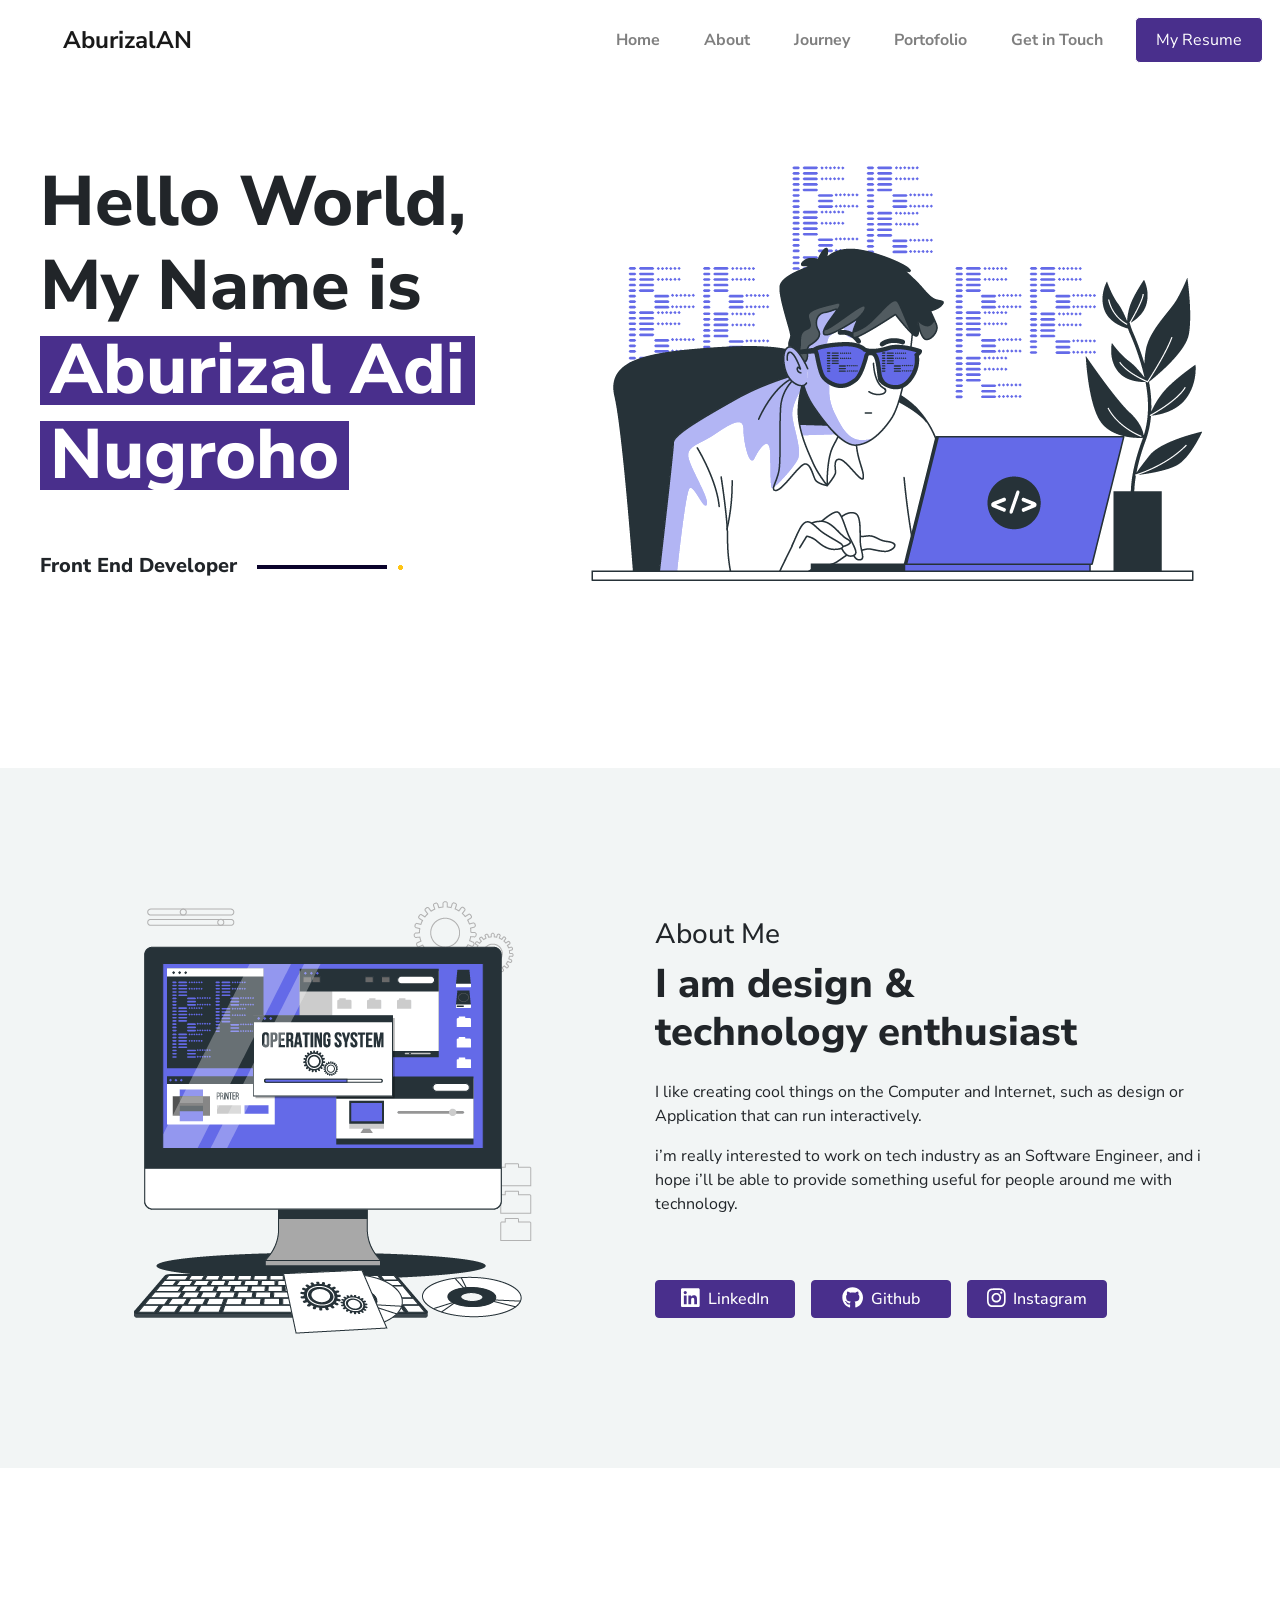
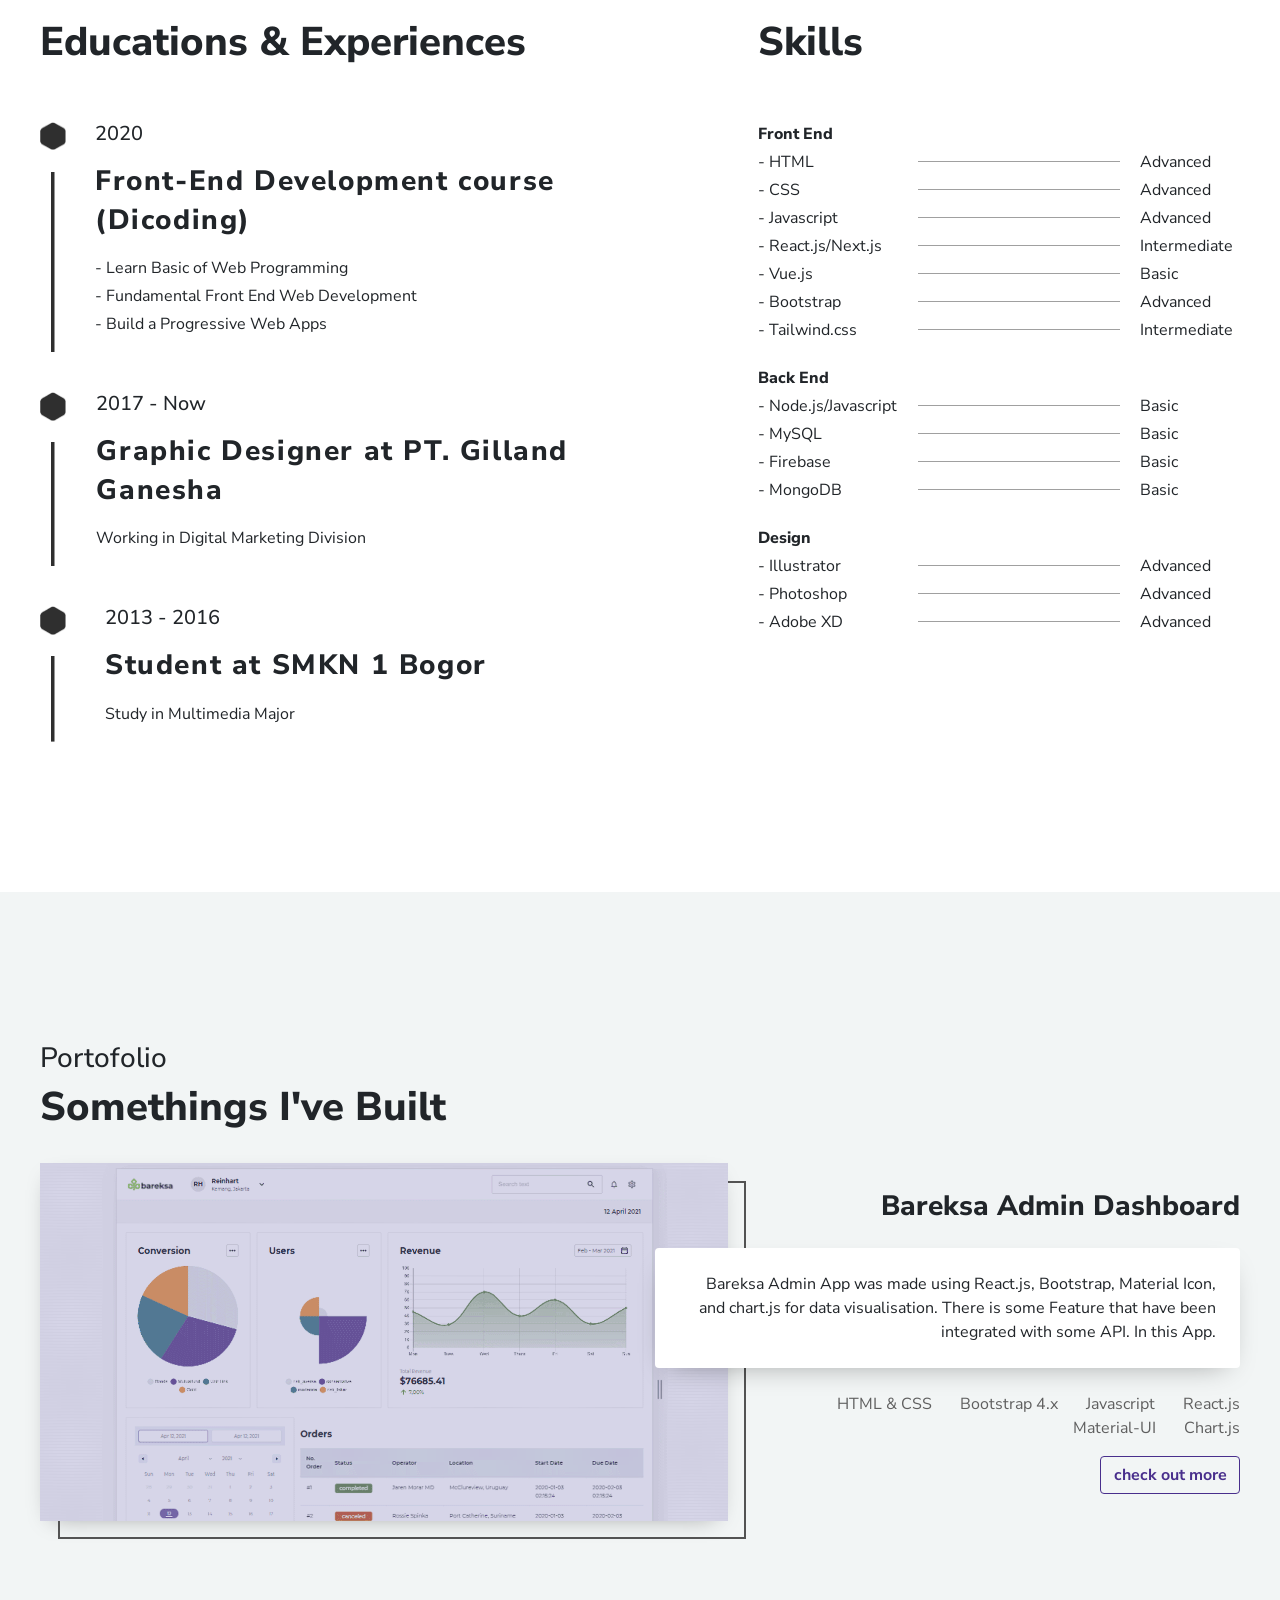
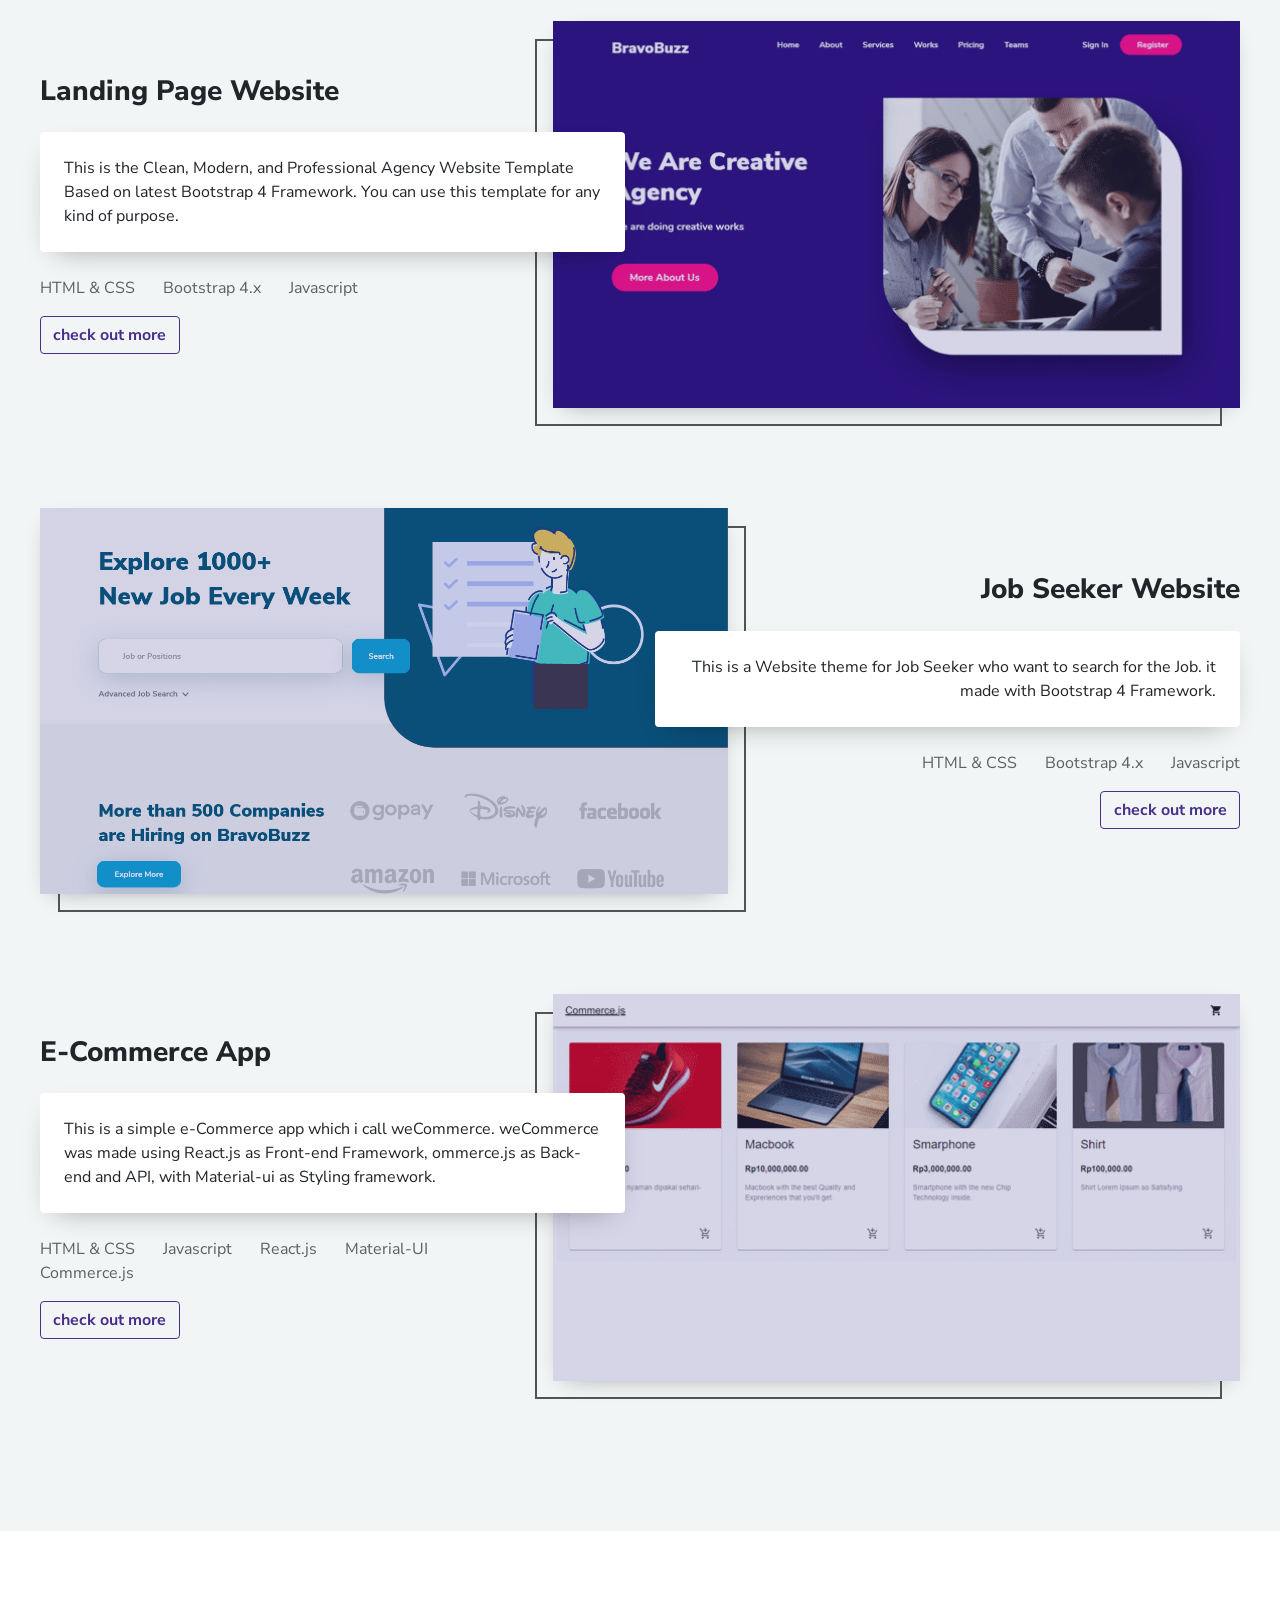
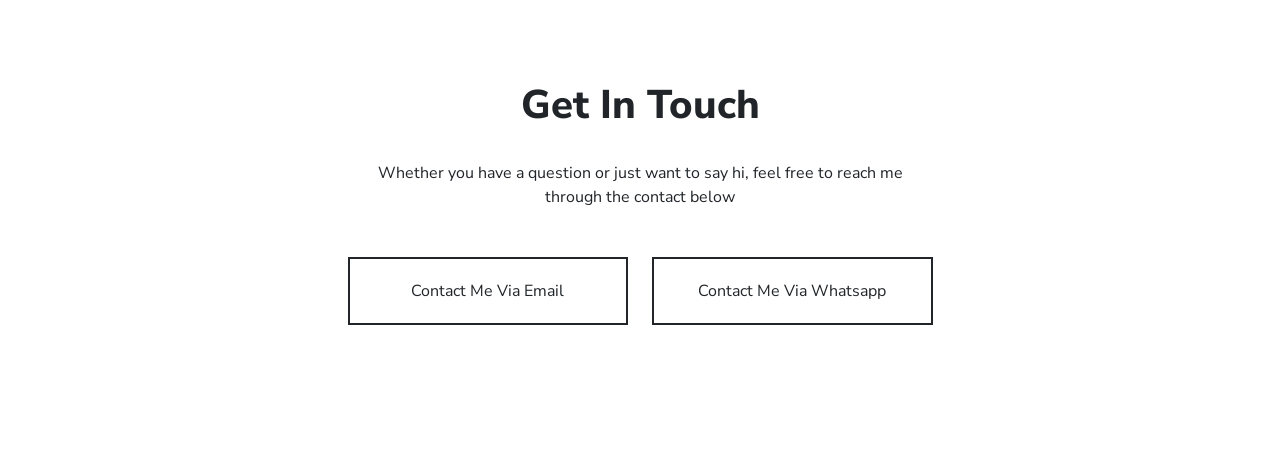
<file: index.html>
<!doctype html><html lang="en"><head><meta charset="utf-8"/><meta name="viewport" content="width=device-width,initial-scale=1"/><meta name="theme-color" content="#000000"/><meta name="description" content="Web site created using create-react-app"/><link rel="manifest" href="/manifest.json"/><title>Aburizal Adi Nugroho - Front End Developer</title><link href="/static/css/2.ef9168ec.chunk.css" rel="stylesheet"><link href="/static/css/main.1c8db7a5.chunk.css" rel="stylesheet"></head><body><noscript>You need to enable JavaScript to run this app.</noscript><div id="root"></div><script>!function(e){function r(r){for(var n,p,l=r[0],f=r[1],i=r[2],c=0,s=[];c<l.length;c++)p=l[c],Object.prototype.hasOwnProperty.call(o,p)&&o[p]&&s.push(o[p][0]),o[p]=0;for(n in f)Object.prototype.hasOwnProperty.call(f,n)&&(e[n]=f[n]);for(a&&a(r);s.length;)s.shift()();return u.push.apply(u,i||[]),t()}function t(){for(var e,r=0;r<u.length;r++){for(var t=u[r],n=!0,l=1;l<t.length;l++){var f=t[l];0!==o[f]&&(n=!1)}n&&(u.splice(r--,1),e=p(p.s=t[0]))}return e}var n={},o={1:0},u=[];function p(r){if(n[r])return n[r].exports;var t=n[r]={i:r,l:!1,exports:{}};return e[r].call(t.exports,t,t.exports,p),t.l=!0,t.exports}p.m=e,p.c=n,p.d=function(e,r,t){p.o(e,r)||Object.defineProperty(e,r,{enumerable:!0,get:t})},p.r=function(e){"undefined"!=typeof Symbol&&Symbol.toStringTag&&Object.defineProperty(e,Symbol.toStringTag,{value:"Module"}),Object.defineProperty(e,"__esModule",{value:!0})},p.t=function(e,r){if(1&r&&(e=p(e)),8&r)return e;if(4&r&&"object"==typeof e&&e&&e.__esModule)return e;var t=Object.create(null);if(p.r(t),Object.defineProperty(t,"default",{enumerable:!0,value:e}),2&r&&"string"!=typeof e)for(var n in e)p.d(t,n,function(r){return e[r]}.bind(null,n));return t},p.n=function(e){var r=e&&e.__esModule?function(){return e.default}:function(){return e};return p.d(r,"a",r),r},p.o=function(e,r){return Object.prototype.hasOwnProperty.call(e,r)},p.p="/";var l=this["webpackJsonpporto-project"]=this["webpackJsonpporto-project"]||[],f=l.push.bind(l);l.push=r,l=l.slice();for(var i=0;i<l.length;i++)r(l[i]);var a=f;t()}([])</script><script src="/static/js/2.0b9acfa7.chunk.js"></script><script src="/static/js/main.f3d33a5b.chunk.js"></script></body></html>
</file>
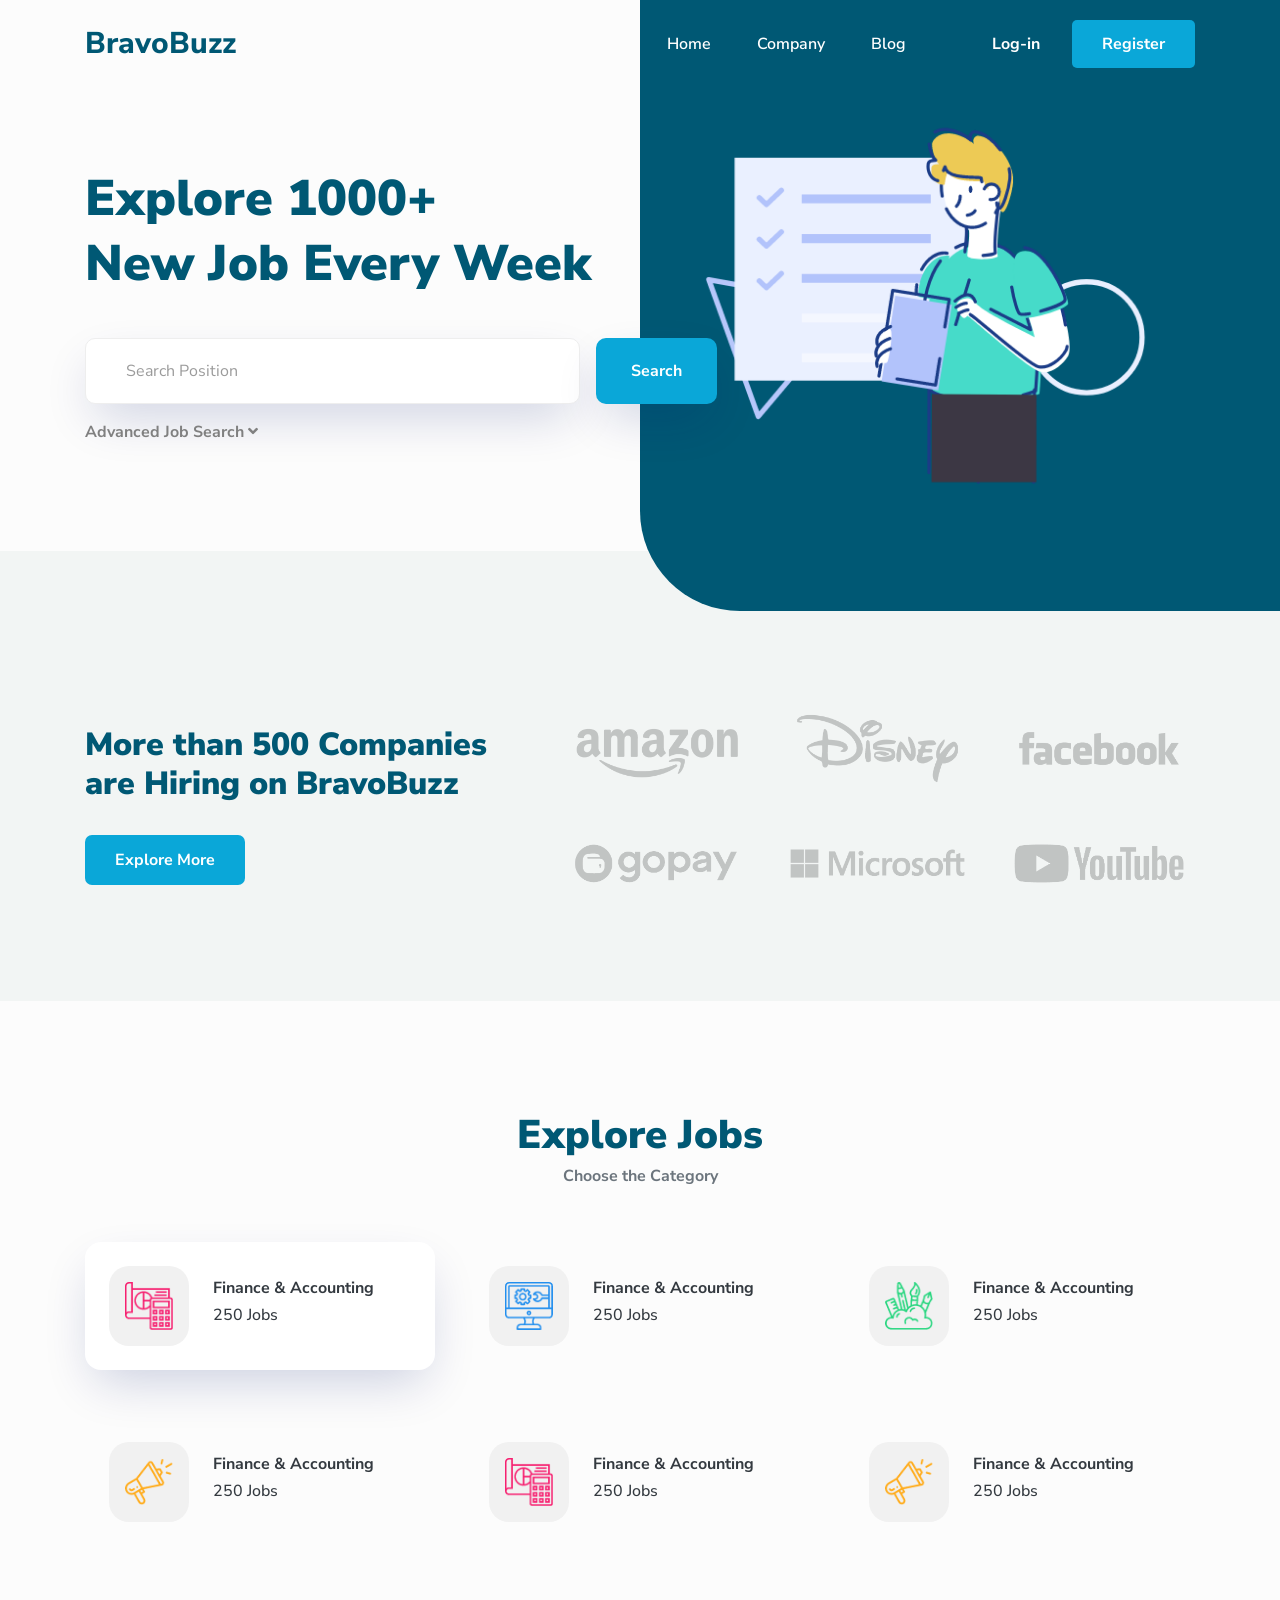
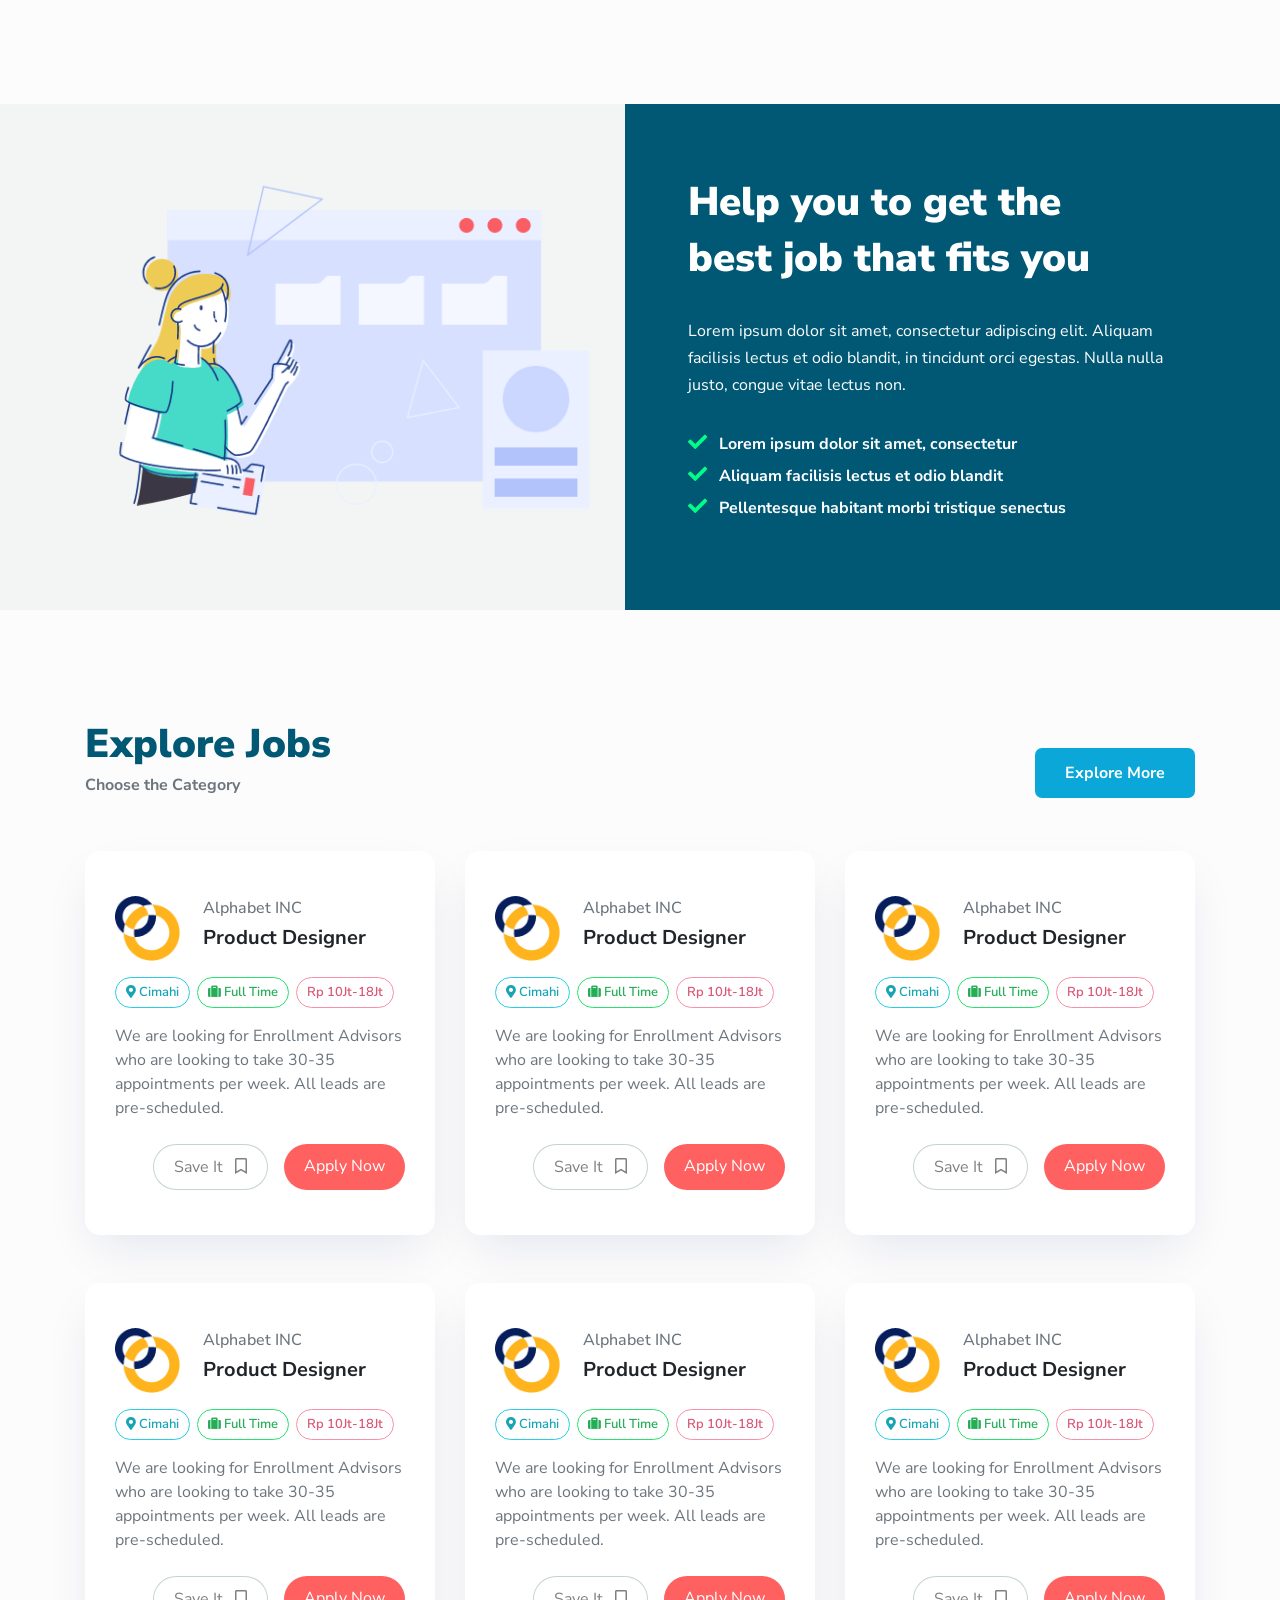
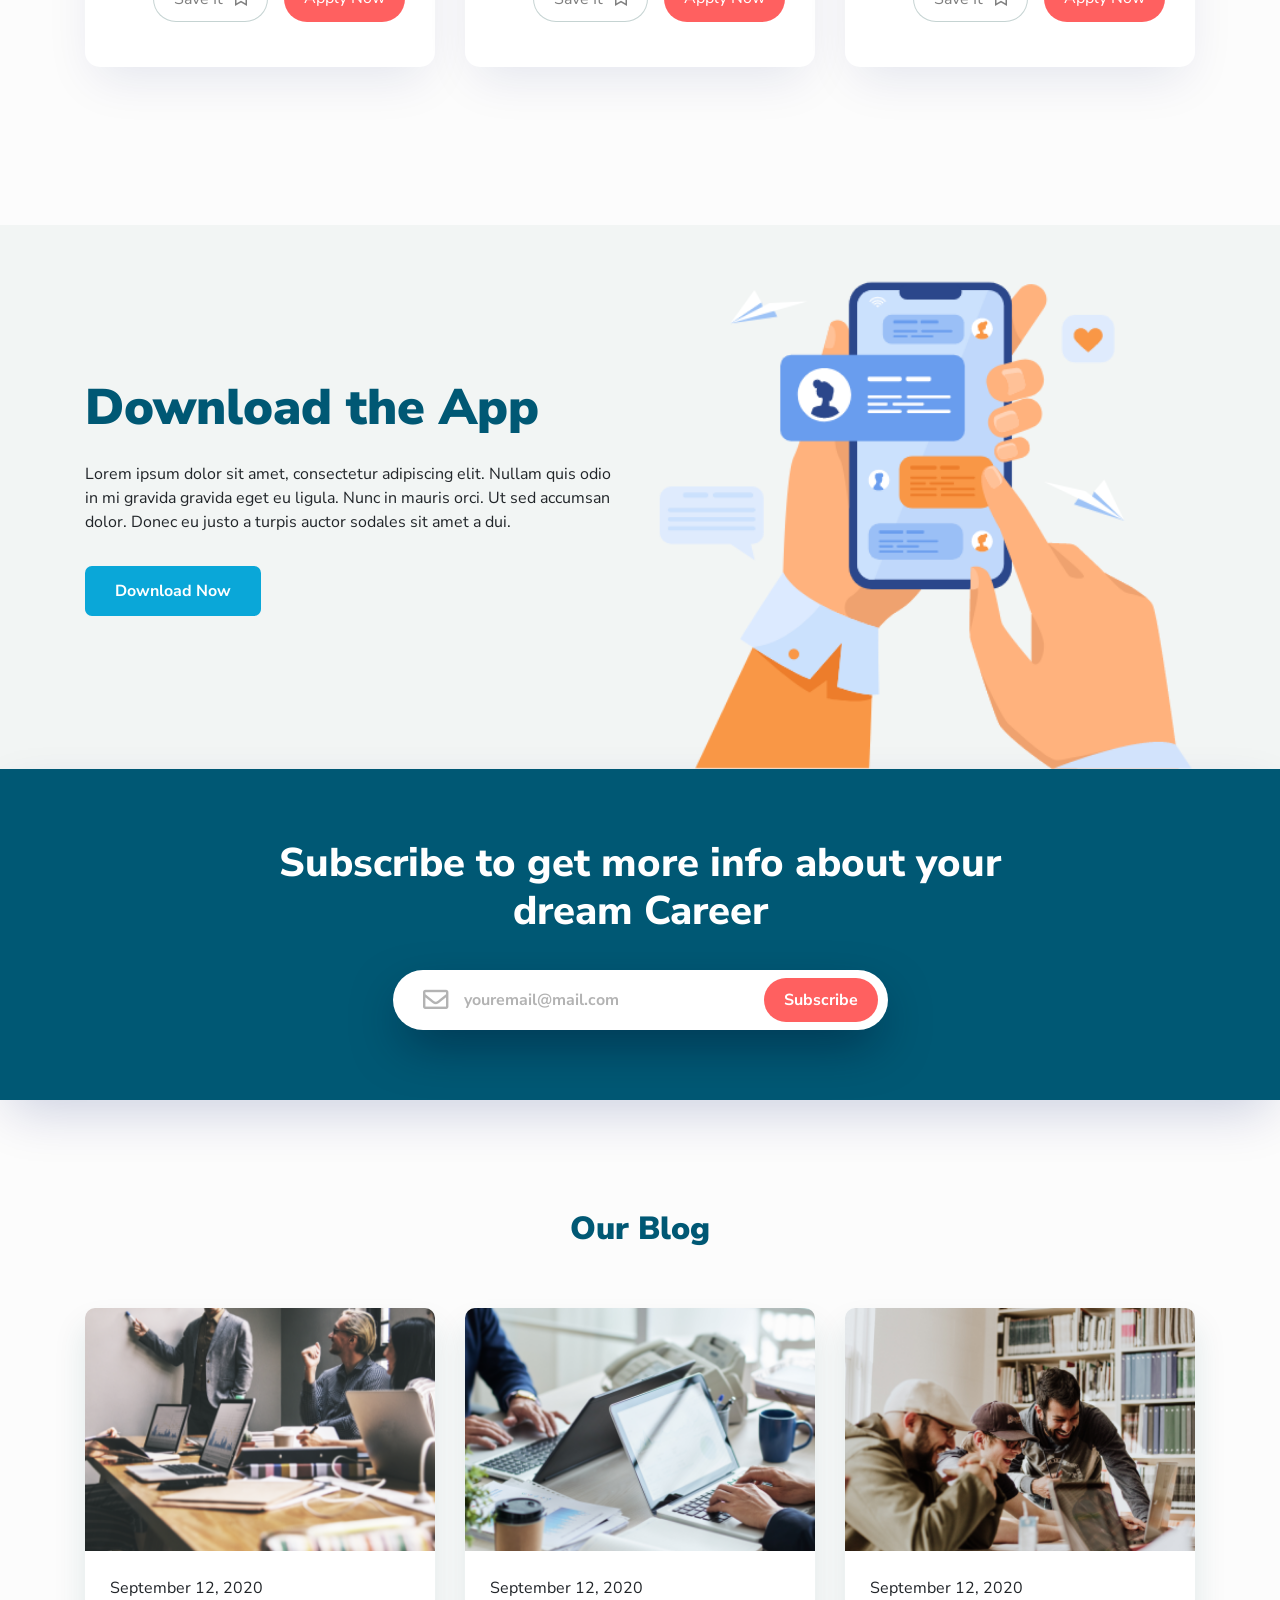
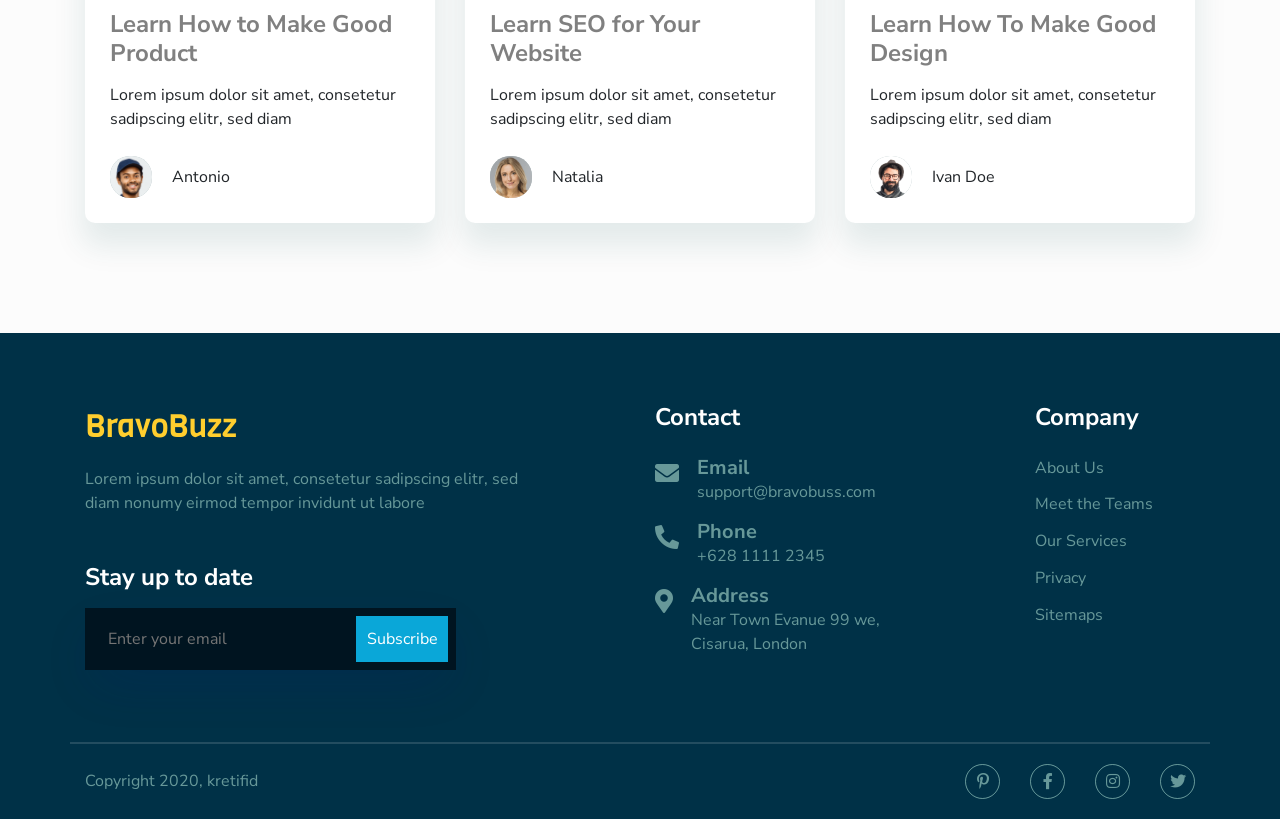
<file: demo2/index.html>
<html>
<head>
    <!-- Required meta tags -->
    <meta charset="utf-8">
    <meta name="viewport" content="width=device-width, initial-scale=1, shrink-to-fit=no">

    <!-- Bootstrap CSS -->
    <link rel="stylesheet" href="./css/bootstrap.min.css">
    <!--Owl Carousel-->
    <link rel="stylesheet" href="./css/owl.carousel.min.css">
    <link rel="stylesheet" href="./css/owl.theme.default.min.css">
    <!--Font Awesome-->
    <link rel="stylesheet" href="./css/all.min.css">

    <!--Custom CSS-->
    <link rel="stylesheet" href="./css/main.css">

    <title>BravoBuss</title>
</head>
<body>
    
    <nav id="navbar" class="navbar navbar-expand-xl navbar-dark fixed-top">
        <div class="container">
            <a class="navbar-brand" href="#">BravoBuzz</a>
            <button class="navbar-toggler" type="button" data-toggle="collapse" aria-controls="navbarSupportedContent" aria-expanded="false" aria-label="Toggle navigation">
                <span class="navbar-toggler-icon"></span>
            </button>

            <div class="collapse navbar-collapse" id="navbarSupportedContent">
                <ul class="navbar-nav ml-auto mr-0 mr-xl-5">
                    <li class="nav-item"><a class="nav-link" href="#top">Home</a></li>
                    <li class="nav-item"><a class="nav-link" href="#company">Company</a></li>
                    <li class="nav-item"><a class="nav-link" href="#blog">Blog</a></li>
                </ul>
                <a href="#" class="login">Log-in</a>
                <a href="#" class="register">Register</a>
            </div>

            <div class="sideNav">
                <ul class="navbar-nav">
                    <li class="nav-item"><a class="nav-link" href="#top">Home</a></li>
                    <li class="nav-item"><a class="nav-link" href="#about">About</a></li>
                    <li class="nav-item"><a class="nav-link" href="#services">Services</a></li>
                    <li class="nav-item"><a class="nav-link" href="#works">Works</a></li>
                    <li class="nav-item"><a class="nav-link" href="#pricing">Pricing</a></li>
                    <li class="nav-item"><a class="nav-link" href="#blogs">Blogs</a></li>
                </ul>
                <a href="#" class="btn-green joinUs">Join Us</a>
            </div>
        </div>
    </nav>

    <!--==================Header===============================-->
    <!--========================================================-->
    <header id="top" class="header-content d-flex align-items-center position-relative">
        <div class="container">
            <div class="row align-items-center">
                <div class="col-lg-6 header-pic d-lg-none d-flex justify-content-center">
                    <img class="w-75" src="./img/illustrations/header-illustration.png">
                </div>
                <div class="col-lg-6">
                    <h1 class="title-header text-center text-lg-left">
                        Explore 1000+<br>
                        New Job Every Week
                    </h1>
                    <div class="search d-flex pb-3">
                        <input type="text" placeholder="Search Position">
                        <button class="ml-3">Search</button>
                    </div>
                    <a href="#" class="text-grey font-weight-bold m-auto m-lg-0">Advanced Job Search <i class="fas fa-angle-down"></i></a>
                </div>
                <div class="col-lg-6 header-pic d-lg-block d-none">
                    <img src="./img/illustrations/header-illustration.png">
                </div>   
            </div>          
        </div>     
    </header>

    <!--==================Company===============================-->
    <!--========================================================-->
    <section class="grey-section company">
        <div class="container">
            <div class="row align-items-center">
                <div class="col-lg-5">
                    <div class="h2 font-weight-bold maincolor">
                        <strong>
                            More than 500 Companies<br>
                            are Hiring on BravoBuzz
                        </strong>
                    </div>
                    <a href="#" class="mainbtn mt-4">Explore More</a>
                </div>
                <div class="col-lg-7">
                    <div class="row align-items-center">
                        <div class="col-6 col-md-4">
                            <img src="./img/brands/Brand-01.png" width="100%">
                        </div>
                        <div class="col-6 col-md-4">
                            <img src="./img/brands/Brand-02.png" width="100%">
                        </div>
                        <div class="col-6 col-md-4">
                            <img src="./img/brands/Brand-03.png" width="100%">
                        </div>
                        <div class="col-6 col-md-4">
                            <img src="./img/brands/Brand-04.png" width="100%">
                        </div>
                        <div class="col-6 col-md-4">
                            <img src="./img/brands/Brand-05.png" width="100%">
                        </div>
                        <div class="col-6 col-md-4">
                            <img src="./img/brands/Brand-06.png" width="100%">
                        </div>  
                    </div> 
                </div>
            </div>
        </div>
    </section>

    <!--==================Category==============================-->
    <!--========================================================-->
    <section class="light-section category">

        <div class="container">
            <div class="row">
                <div class="col-lg-12 text-center mb-5">
                    <h1 class="title">Explore Jobs</h1>
                    <h6 class="text-muted"><b>Choose the Category</b></h6>
                </div>
                <div class="col-lg-4 col-md-6 col-sm-6">
                    <div class="item-wrapper d-flex align-items-center active">
                        <div class="icon"><img src="./img/icon/category-1.png" alt="category"></div>
                        <div class="text">
                            <h6 class="text-dark"><b>Finance & Accounting</b></h6>
                            <h6 class="text-dark">250 Jobs</h6>
                        </div>
                    </div>
                </div>
                <div class="col-lg-4 col-md-6 col-sm-6">
                    <div class="item-wrapper d-flex align-items-center">
                        <div class="icon"><img src="./img/icon/category-2.png" alt="category"></div>
                        <div class="text">
                            <h6 class="text-dark"><b>Finance & Accounting</b></h6>
                            <h6 class="text-dark">250 Jobs</h6>
                        </div>
                    </div>
                </div>
                <div class="col-lg-4 col-md-6 col-sm-6">
                    <div class="item-wrapper d-flex align-items-center">
                        <div class="icon"><img src="./img/icon/category-3.png" alt="category"></div>
                        <div class="text">
                            <h6 class="text-dark"><b>Finance & Accounting</b></h6>
                            <h6 class="text-dark">250 Jobs</h6>
                        </div>
                    </div>
                </div>
                <div class="col-lg-4 col-md-6 col-sm-6">
                    <div class="item-wrapper d-flex align-items-center">
                        <div class="icon"><img src="./img/icon/category-4.png" alt="category"></div>
                        <div class="text">
                            <h6 class="text-dark"><b>Finance & Accounting</b></h6>
                            <h6 class="text-dark">250 Jobs</h6>
                        </div>
                    </div>
                </div>
                <div class="col-lg-4 col-md-6 col-sm-6">
                    <div class="item-wrapper d-flex align-items-center">
                        <div class="icon"><img src="./img/icon/category-1.png" alt="category"></div>
                        <div class="text">
                            <h6 class="text-dark"><b>Finance & Accounting</b></h6>
                            <h6 class="text-dark">250 Jobs</h6>
                        </div>
                    </div>
                </div>
                <div class="col-lg-4 col-md-6 col-sm-6">
                    <div class="item-wrapper d-flex align-items-center">
                        <div class="icon"><img src="./img/icon/category-4.png" alt="category"></div>
                        <div class="text">
                            <h6 class="text-dark"><b>Finance & Accounting</b></h6>
                            <h6 class="text-dark">250 Jobs</h6>
                        </div>
                    </div>
                </div>
            </div>
            
        </div>
    </section>

    <!--==================About=================================-->
    <!--========================================================-->
    <section class="grey-section about">
        <div class="container">
            <div class="row">
                <div class="col-lg-6 left-content mb-4 mb-lg-0">
                    <img src="./img/illustrations/about-illustration.png" alt="About">
                </div>
                <div class="col-lg-6 right-content text-white pl-5">
                    <h1 class="text-white font-weight-bold">
                        <b>Help you to get the<br>
                        best job that fits you</b>
                    </h1>
                    <p class="text-white">
                        Lorem ipsum dolor sit amet, consectetur adipiscing elit. 
                        Aliquam facilisis lectus et odio blandit, in tincidunt orci egestas. 
                        Nulla nulla justo, congue vitae lectus non.
                    </p>
                    <ul class="font-weight-bold pl-0 m-0">
                        <li><span><i class="fas fa-check"></i></span>Lorem ipsum dolor sit amet, consectetur</li>
                        <li><span><i class="fas fa-check"></i></span>Aliquam facilisis lectus et odio blandit</li>
                        <li><span><i class="fas fa-check"></i></span>Pellentesque habitant morbi tristique senectus</li>
                    </ul>
                </div>
            </div>
        </div>
    </section>

    <!--==================explore===============================-->
    <!--========================================================-->
    <section class="light-section explore">
        <div class="container">
            <div class="row align-items-center">
                <div class="col-sm-6">
                    <h1 class="title">Explore Jobs</h1>
                    <h6 class="text-muted"><b>Choose the Category</b></h6>
                </div>
                <div class="col-sm-6 d-flex justify-content-sm-end">
                    <a href="#" class="mainbtn mt-4">Explore More</a>
                </div>
            </div>
            <div class="row mt-5">
                <div class="col-lg-4">
                    <div class="item-wrapper">
                        <div class="d-flex align-items-center flex-wrap">
                            <div class="col-3 pr-2 pl-0">
                                <img src="./img/icon/company-1.png" class="w-100">
                            </div>
                            <div class="col-9">
                                <h6 class="text-muted">Alphabet INC</h6>
                                <h5><b class="font-weight-bold">Product Designer</b></h5>
                            </div>
                        </div>
                        <div class="d-flex align-items-center flex-wrap mt-3">
                            <div class="location">
                                <i class="fas fa-map-marker-alt"></i> Cimahi
                            </div>
                            <div class="type">
                                <i class="fas fa-suitcase"></i> Full Time
                            </div>
                            <div class="salary">
                                Rp 10Jt-18Jt
                            </div>
                        </div>
                        <p class="mt-3 mb-4 text-muted">
                            We are looking for Enrollment Advisors who are looking 
                            to take 30-35 appointments per week. All leads are pre-scheduled.
                        </p>
                        <div class="d-flex flex-wrap justify-content-end">
                            <a href="#" class="bg-white">Save It &nbsp;&nbsp;<i class="far fa-bookmark"></i></a>
                            <a href="#" class="bg-danger text-white ml-3">Apply Now</a>
                        </div>
                    </div>
                </div>
                <div class="col-lg-4">
                    <div class="item-wrapper">
                        <div class="d-flex align-items-center flex-wrap">
                            <div class="col-3 pr-2 pl-0">
                                <img src="./img/icon/company-1.png" class="w-100">
                            </div>
                            <div class="col-9">
                                <h6 class="text-muted">Alphabet INC</h6>
                                <h5><b class="font-weight-bold">Product Designer</b></h5>
                            </div>
                        </div>
                        <div class="d-flex align-items-center flex-wrap mt-3">
                            <div class="location">
                                <i class="fas fa-map-marker-alt"></i> Cimahi
                            </div>
                            <div class="type">
                                <i class="fas fa-suitcase"></i> Full Time
                            </div>
                            <div class="salary">
                                Rp 10Jt-18Jt
                            </div>
                        </div>
                        <p class="mt-3 mb-4 text-muted">
                            We are looking for Enrollment Advisors who are looking 
                            to take 30-35 appointments per week. All leads are pre-scheduled.
                        </p>
                        <div class="d-flex flex-wrap justify-content-end">
                            <a href="#" class="bg-white">Save It &nbsp;&nbsp;<i class="far fa-bookmark"></i></a>
                            <a href="#" class="bg-danger text-white ml-3">Apply Now</a>
                        </div>
                    </div>
                </div>
                <div class="col-lg-4">
                    <div class="item-wrapper">
                        <div class="d-flex align-items-center flex-wrap">
                            <div class="col-3 pr-2 pl-0">
                                <img src="./img/icon/company-1.png" class="w-100">
                            </div>
                            <div class="col-9">
                                <h6 class="text-muted">Alphabet INC</h6>
                                <h5><b class="font-weight-bold">Product Designer</b></h5>
                            </div>
                        </div>
                        <div class="d-flex align-items-center flex-wrap mt-3">
                            <div class="location">
                                <i class="fas fa-map-marker-alt"></i> Cimahi
                            </div>
                            <div class="type">
                                <i class="fas fa-suitcase"></i> Full Time
                            </div>
                            <div class="salary">
                                Rp 10Jt-18Jt
                            </div>
                        </div>
                        <p class="mt-3 mb-4 text-muted">
                            We are looking for Enrollment Advisors who are looking 
                            to take 30-35 appointments per week. All leads are pre-scheduled.
                        </p>
                        <div class="d-flex flex-wrap justify-content-end">
                            <a href="#" class="bg-white">Save It &nbsp;&nbsp;<i class="far fa-bookmark"></i></a>
                            <a href="#" class="bg-danger text-white ml-3">Apply Now</a>
                        </div>
                    </div>
                </div>
                <div class="col-lg-4">
                    <div class="item-wrapper">
                        <div class="d-flex align-items-center flex-wrap">
                            <div class="col-3 pr-2 pl-0">
                                <img src="./img/icon/company-1.png" class="w-100">
                            </div>
                            <div class="col-9">
                                <h6 class="text-muted">Alphabet INC</h6>
                                <h5><b class="font-weight-bold">Product Designer</b></h5>
                            </div>
                        </div>
                        <div class="d-flex align-items-center flex-wrap mt-3">
                            <div class="location">
                                <i class="fas fa-map-marker-alt"></i> Cimahi
                            </div>
                            <div class="type">
                                <i class="fas fa-suitcase"></i> Full Time
                            </div>
                            <div class="salary">
                                Rp 10Jt-18Jt
                            </div>
                        </div>
                        <p class="mt-3 mb-4 text-muted">
                            We are looking for Enrollment Advisors who are looking 
                            to take 30-35 appointments per week. All leads are pre-scheduled.
                        </p>
                        <div class="d-flex flex-wrap justify-content-end">
                            <a href="#" class="bg-white">Save It &nbsp;&nbsp;<i class="far fa-bookmark"></i></a>
                            <a href="#" class="bg-danger text-white ml-3">Apply Now</a>
                        </div>
                    </div>
                </div>
                <div class="col-lg-4">
                    <div class="item-wrapper">
                        <div class="d-flex align-items-center flex-wrap">
                            <div class="col-3 pr-2 pl-0">
                                <img src="./img/icon/company-1.png" class="w-100">
                            </div>
                            <div class="col-9">
                                <h6 class="text-muted">Alphabet INC</h6>
                                <h5><b class="font-weight-bold">Product Designer</b></h5>
                            </div>
                        </div>
                        <div class="d-flex align-items-center flex-wrap mt-3">
                            <div class="location">
                                <i class="fas fa-map-marker-alt"></i> Cimahi
                            </div>
                            <div class="type">
                                <i class="fas fa-suitcase"></i> Full Time
                            </div>
                            <div class="salary">
                                Rp 10Jt-18Jt
                            </div>
                        </div>
                        <p class="mt-3 mb-4 text-muted">
                            We are looking for Enrollment Advisors who are looking 
                            to take 30-35 appointments per week. All leads are pre-scheduled.
                        </p>
                        <div class="d-flex flex-wrap justify-content-end">
                            <a href="#" class="bg-white">Save It &nbsp;&nbsp;<i class="far fa-bookmark"></i></a>
                            <a href="#" class="bg-danger text-white ml-3">Apply Now</a>
                        </div>
                    </div>
                </div>
                <div class="col-lg-4">
                    <div class="item-wrapper">
                        <div class="d-flex align-items-center flex-wrap">
                            <div class="col-3 pr-2 pl-0">
                                <img src="./img/icon/company-1.png" class="w-100">
                            </div>
                            <div class="col-9">
                                <h6 class="text-muted">Alphabet INC</h6>
                                <h5><b class="font-weight-bold">Product Designer</b></h5>
                            </div>
                        </div>
                        <div class="d-flex align-items-center flex-wrap mt-3">
                            <div class="location">
                                <i class="fas fa-map-marker-alt"></i> Cimahi
                            </div>
                            <div class="type">
                                <i class="fas fa-suitcase"></i> Full Time
                            </div>
                            <div class="salary">
                                Rp 10Jt-18Jt
                            </div>
                        </div>
                        <p class="mt-3 mb-4 text-muted">
                            We are looking for Enrollment Advisors who are looking 
                            to take 30-35 appointments per week. All leads are pre-scheduled.
                        </p>
                        <div class="d-flex flex-wrap justify-content-end">
                            <a href="#" class="bg-white">Save It &nbsp;&nbsp;<i class="far fa-bookmark"></i></a>
                            <a href="#" class="bg-danger text-white ml-3">Apply Now</a>
                        </div>
                    </div>
                </div>
            </div>
        </div>
    </section>

    <!--==================explore===============================-->
    <!--========================================================-->
    <section class="grey-section download-app">
        <div class="container">
            <div class="row align-items-center">
                <div class="col-lg-6">
                    <h1>Download the App</h1>
                    <p class="py-3">
                        Lorem ipsum dolor sit amet, consectetur adipiscing elit. 
                        Nullam quis odio in mi gravida gravida eget eu ligula. 
                        Nunc in mauris orci. Ut sed accumsan dolor. Donec eu justo 
                        a turpis auctor sodales sit amet a dui.
                    </p>
                    <a href="#" class="mainbtn">Download Now</a>
                </div>
                <div class="col-lg-6 image">
                    <img src="./img/illustrations/download.png" alt="download-app" class="w-100">
                </div>
            </div>
        </div>
    </section>

    <!--==================subscribe=============================-->
    <!--========================================================-->
    <section class="subscribe">
        <div class="container">
            <div class="row justify-content-center">
                <div class="col-sm-9">
                    <div class="item-wrapper">
                        <h1>
                            Subscribe to get more info about
                            your dream Career
                        </h1>
                        <div class="subscribe-email mx-auto align-items-center">
                            <span><i class="far fa-envelope"></i></span>
                            <input type="email" placeholder="youremail@mail.com">
                            <button>Subscribe</button>
                        </div>
                    </div>
                </div>
            </div>
        </div>
    </section>

    <!--==================This is Section=======================-->
    <!--========================================================-->
    <section id="blogs" class="blog light-section">
        <div class="container">
            <h2 class="text-center title" style="margin-bottom: 60px;">Our Blog</h2>
            <div class="row align-items-unset">
                <div class="col-lg-4 d-flex mb-5 mb-lg-0 justify-content-center">
                    <div class="card" href="#">
                        <div class="overflow-hidden"><img src="./img/blogs/blog-01.png" class="card-img-top" alt="..."></div>
                        <div class="card-body">
                            <div class="date">September 12, 2020</div>
                            <h4 class="card-title"><a href="#">Learn How to Make Good Product</a></h4>
                            <p class="card-text p-color-grey">Lorem ipsum dolor sit amet, consetetur sadipscing elitr, sed diam</p>
                            <div class="author d-flex align-items-center">
                                <div class="icon"><img class="w-100" src="./img/avatars/foto-profil-antonio.png"></div>
                                <span>Antonio</span>
                            </div>
                        </div>
                    </div>
                </div>
                <div class="col-lg-4 d-flex mb-5 mb-lg-0 justify-content-center">
                    <div class="card">
                        <div class="overflow-hidden"><img src="./img/blogs/blog-02.png" class="card-img-top" alt="..."></div>
                        <div class="card-body">
                            <div class="date">September 12, 2020</div>
                            <h4 class="card-title"><a href="#">Learn SEO for Your Website</a></h4>
                            <p class="card-text p-color-grey">Lorem ipsum dolor sit amet, consetetur sadipscing elitr, sed diam</p>
                            <div class="author d-flex align-items-center">
                                <div class="icon"><img class="w-100" src="./img/avatars/foto-profil-natalia.png"></div>
                                <span>Natalia</span>
                            </div>
                        </div>
                    </div>
                </div>
                <div class="col-lg-4 d-flex mb-5 mb-lg-0 justify-content-center">
                    <div class="card">
                        <div class="overflow-hidden"><img src="./img/blogs/blog-03.png" class="card-img-top" alt="..."></div>
                        <div class="card-body">
                            <div class="date">September 12, 2020</div>
                            <h4 class="card-title"><a href="#">Learn How To Make Good Design</a></h4>
                            <p class="card-text p-color-grey">Lorem ipsum dolor sit amet, consetetur sadipscing elitr, sed diam</p>
                            <div class="author d-flex align-items-center">
                                <div class="icon"><img class="w-100" src="./img/avatars/foto-profil-ivan.png"></div>
                                <span>Ivan Doe</span>
                            </div>
                        </div>
                    </div>
                </div>
            </div>
        </div>
    </section>

    <!--==================This is Footer========================-->
    <!--========================================================-->
    <footer>
        <div class="container">
            <div class="row d-flex top-footer">
                <div class="col-lg-5">
                    <div class="website-brand mb-3">BravoBuzz</div>
                    <p>
                        Lorem ipsum dolor sit amet, consetetur sadipscing elitr, 
                        sed diam nonumy eirmod tempor invidunt ut labore 
                    </p>
                    <h4 class="mt-5 mb-3"><b>Stay up to date</b></h4>
                    <div class="subscribe col-12 col-lg-10">
                        <input type="text" placeholder="Enter your email">
                        <button class="btn-subscribe">Subscribe</button>
                    </div>
                </div>
                <div class="col-lg-3 offset-lg-1">
                    <h4 class="mb-4"><b>Contact</b></h4>
                    <ul class="footer-list">
                        <li class="d-flex">
                            <span class="icon"><i class="fas fa-envelope"></i></span>
                            <p>
                                <span class="d-flex h5 mb-0"><b>Email</b></span>
                                support@bravobuss.com
                            </p>
                        </li>
                        <li class="d-flex">
                            <span class="icon"><i class="fas fa-phone-alt"></i></span>
                            <p>
                                <span class="d-flex h5 mb-0"><b>Phone</b></span>
                                +628 1111 2345
                            </p>
                        </li>
                        <li class="d-flex">
                            <span class="icon"><i class="fas fa-map-marker-alt"></i></span>
                            <p>
                                <span class="d-flex h5 mb-0"><b>Address</b></span>
                                Near Town Evanue 99 we, Cisarua, London
                            </p>
                        </li>
                    </ul>
                </div>
                <div class="col-lg-2 offset-lg-1">
                    <h4 class="mb-4"><b>Company</b></h4>
                    <ul class="footer-list">
                        <li>
                            <a href="#">About Us</a>
                        </li>
                        <li>
                            <a href="#">Meet the Teams</a>
                        </li>
                        <li>
                            <a href="#">Our Services</a>
                        </li>
                        <li>
                            <a href="#">Privacy</a>
                        </li>
                        <li>
                            <a href="#">Sitemaps</a>
                        </li>
                    </ul>
                </div>
            </div>
            <div class="row bottom-footer align-items-center">
                <div class="col-md-4">Copyright 2020, kretifid</div>
                <div class="col-md-4 offset-md-4">
                    <ul class="d-flex sosmed justify-content-end">
                        <li><a href=""><i class="fab fa-pinterest-p"></i></a></li>
                        <li><a href=""><i class="fab fa-facebook-f"></i></a></li>
                        <li><a href=""><i class="fab fa-instagram"></i></a></li>
                        <li><a href=""><i class="fab fa-twitter"></i></a></li>
                    </ul>
                </div>
            </div>
        </div>
    </footer>

    <!-- jQuery first, then Popper.js, then Bootstrap JS -->
    <script src="./js/jquery-3.5.1.min.js"></script>
    <script src="./js/popper.min.js"></script>
    <script src="./js/bootstrap.min.js"></script>

    <!--Other Plugin-->
    <script src="./js/owl.carousel.min.js"></script>

    <!--Custom JS-->
    <script>
        const itemWrapper = document.querySelectorAll('.category .item-wrapper');
        console.log(itemWrapper[0].classList[0]);
        itemWrapper.forEach(item => {
            item.addEventListener('click', () => {
                const active = document.querySelectorAll('.category .active');
                active[0].classList.remove('active');
                if(!item.classList.contains('active')){
                    item.classList.add('active');
                }
            })
        })
    </script>
    <script src="./js/custom.js"></script>
</body>
</html>
</file>
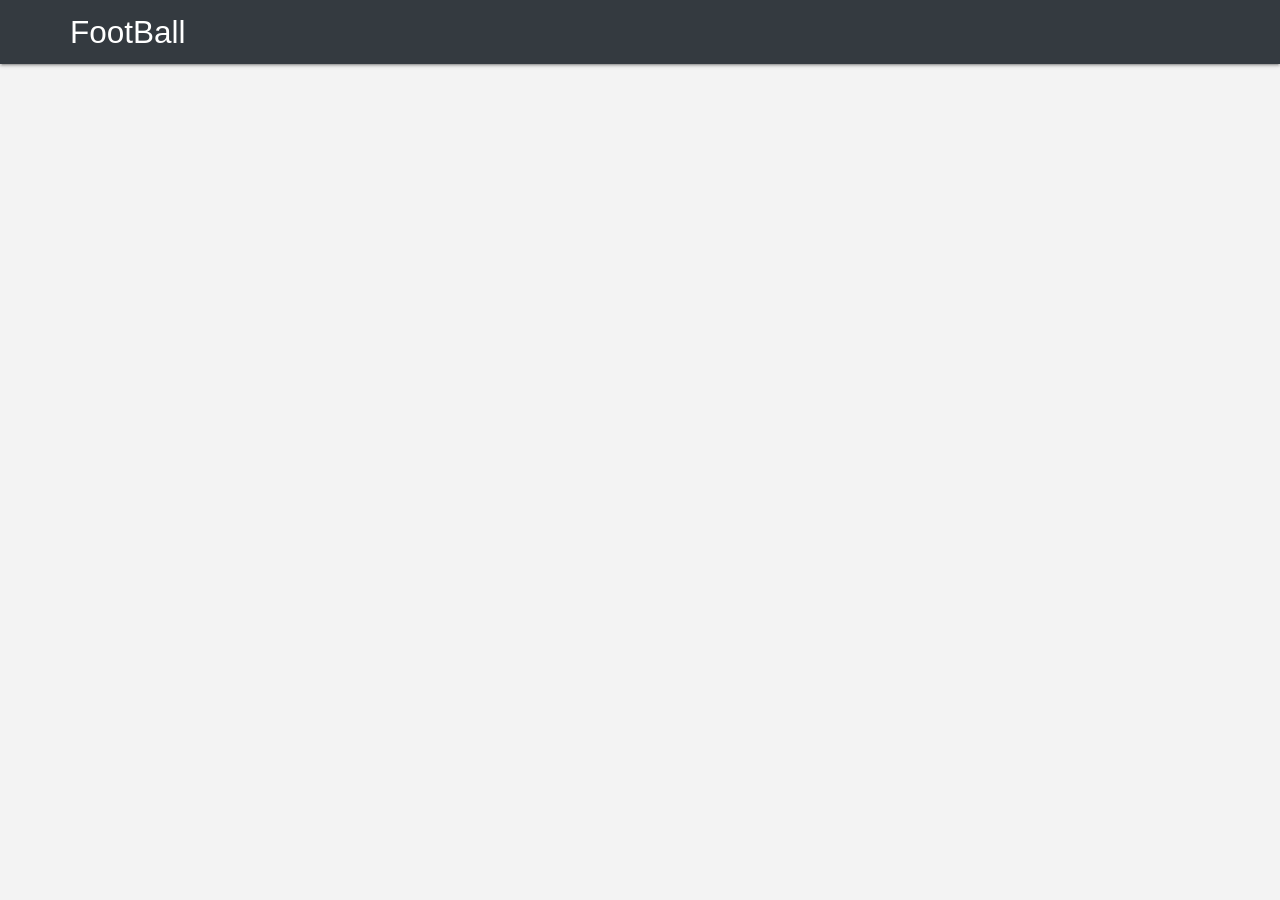
<file: football/saved.html>
<!DOCTYPE html>
<html>
  <head>
    <meta charset="UTF-8">
    <title>Submission PWA 2</title>
    <meta name="description" content="submission PWA 2">
    <meta name="viewport" content="width=device-width, initial-scale=1">
    <link href="./css/materialize.min.css" rel="stylesheet">
    <link href="./css/style.css" rel="stylesheet">
  </head>
  <body>
    <nav>
      <div class="container">
        <div class="nav-wrapper">
          <a class="brand-logo" href="/index.html">FootBall</a>
          <a href="./index.html" class="sidenav-trigger" data-target="nav-mobile">
            <i class="material-icons">arrow_back</i>
          </a>
        </div>
      </div>
    </nav>

    <section>
      <div class="container">
        <div id="content" class="row">

        </div>
      </div>
    </section>    

    <script src="./js/materialize.min.js"></script>
    <script src="./js/idb.js"></script>
    <script src="./js/db.js"></script>
    <script src="./js/api.js"></script>
    
    <script>
      if ("serviceWorker" in navigator) {
        window.addEventListener("load", () => {
        navigator.serviceWorker
          .register("/sw.js")
          .then(() => {
          console.log("Pendaftaran ServiceWorker berhasil");
          })
          .catch(() => {
          console.log("Pendaftaran ServiceWorker gagal");
          });
        });
      } else {
        console.log("ServiceWorker belum didukung browser ini.");
      }

      // REQUEST API UNTUK PERTAMA KALI
      document.addEventListener("DOMContentLoaded", function() {
        getSavedTeams();
      });
    </script>
  </body>
</html>
</file>
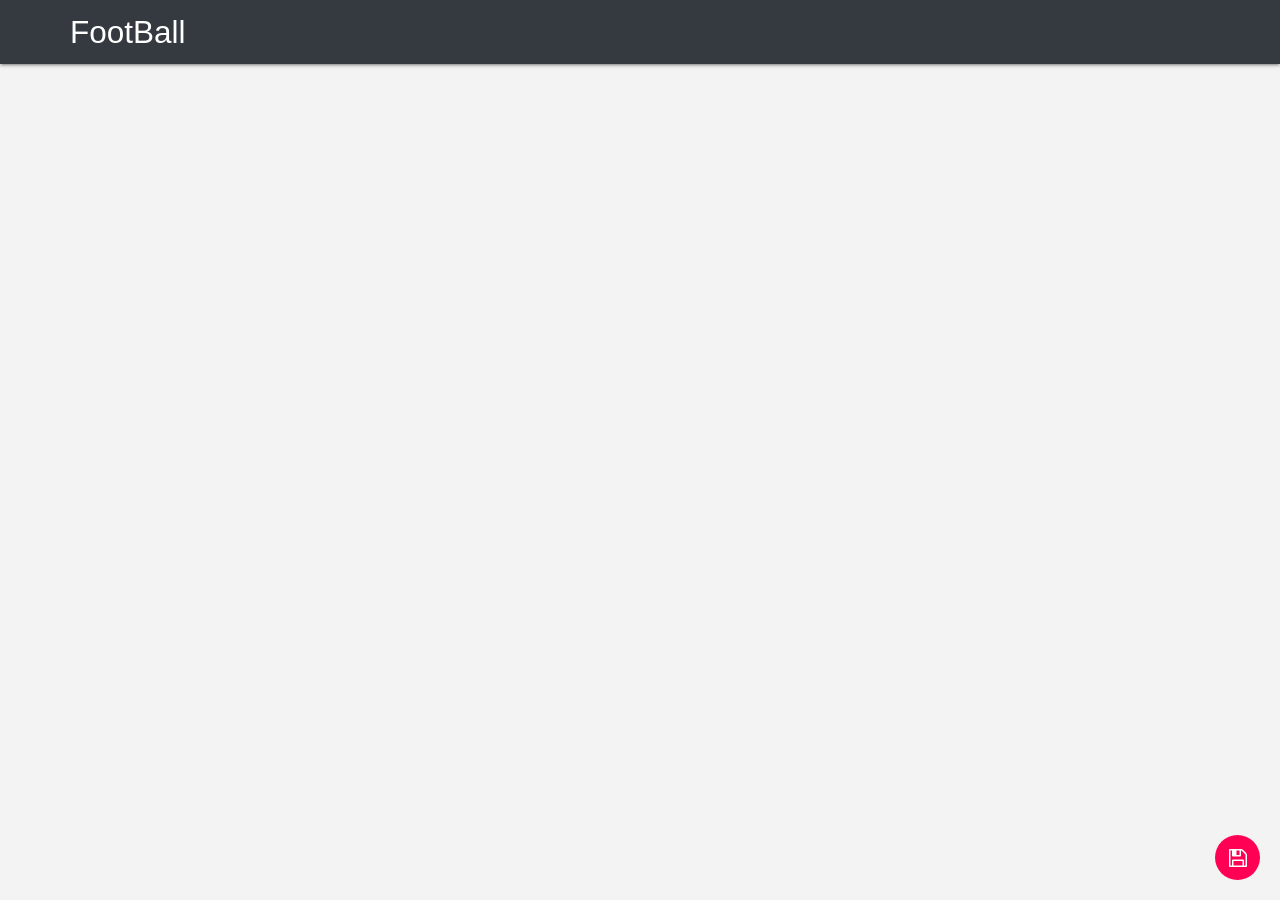
<file: football/team.html>
<!DOCTYPE html>
<html>
  <head>
    <meta charset="UTF-8">
    <title>Submission PWA 2</title>
    <meta name="description" content="submission PWA 2">
    <meta name="viewport" content="width=device-width, initial-scale=1">
    <link href="./css/materialize.min.css" rel="stylesheet">
    <link href="./css/style.css" rel="stylesheet">
  </head>
  <body>

    <nav>
      <div class="container">
        <div class="nav-wrapper">
          <a class="brand-logo" href="/index.html">FootBall</a>
          <a href="./index.html" class="sidenav-trigger" data-target="nav-mobile">
            <i class="material-icons">arrow_back</i>
          </a>
        </div>
      </div>
    </nav>

    <section>
      <div class="container">
        <div id="content" class="row">

        </div>
      </div>
    </section>

    <a id="save">
      <img src="./img/save.svg" alt="save">
    </a>

    <script src="./js/materialize.min.js"></script>
    <script src="./js/api.js"></script>
    <script src="./js/idb.js"></script>
    <script src="./js/db.js"></script>
    <script>
      if ("serviceWorker" in navigator) {
        window.addEventListener("load", () => {
        navigator.serviceWorker
          .register("/sw.js")
          .then(() => {
          console.log("Pendaftaran ServiceWorker berhasil");
          })
          .catch(() => {
          console.log("Pendaftaran ServiceWorker gagal");
          });
        });
      } else {
        console.log("ServiceWorker belum didukung browser ini.");
      }

      // REQUEST API UNTUK PERTAMA KALI
      document.addEventListener("DOMContentLoaded", function() {
        var urlParams = new URLSearchParams(window.location.search);
        var isFromSaved = urlParams.get("saved");

        var btnSave = document.getElementById("save");

        if (isFromSaved) {
          // Hide fab jika dimuat dari indexed db
          btnSave.style.display = 'none';
          
          // ambil artikel lalu tampilkan
          getSavedTeamById();
        } else {
          var item = getTeamById();
          // event click save
          var save = document.getElementById("save");
          save.onclick = function() {
            alert('team sudah disimpan')
            console.log('team disimpan');
            item.then(function (team) {
                saveForLater(team);
            });
          }
        }
        
      });
    </script>
  </body>
</html>
</file>
<file: static/css/main.1c8db7a5.chunk.css>
@import url(https://fonts.googleapis.com/css2?family=Nunito+Sans:ital,wght@0,200;0,300;0,400;0,600;0,700;0,800;0,900;1,200;1,300;1,400;1,600;1,700;1,800&display=swap);.navbar{z-index:1001;background-color:#fff;height:80px;transition:all .8s ease}.navbar .navbar-brand{font-weight:700;font-size:24px}.navbar .nav-item{font-weight:700;margin-left:28px}.navbar .nav-item .nav-link{transition:all .2s ease;position:relative;display:inline-block;width:100%}.navbar .navbar-collapse{width:auto}.navbar .navbar-collapse .myresume{padding:10px 20px;border:1px solid #fff;background-color:#492f8c;border-radius:5px;transition:all .2s ease}.navbar .navbar-collapse .myresume:hover{color:#492f8c!important;background-color:#fff;border-color:#492f8c}.navbar .navbar-toggler{display:-webkit-flex;display:flex;-webkit-align-items:center;align-items:center;-webkit-justify-content:center;justify-content:center;width:60px;height:50px}.navbar .sideNav{top:0;left:0;padding:30px 20px;width:65%;height:100%;transition:.3s ease}.navbar .sideNav ul li{padding:10px;text-align:center;margin:0}.navbar .sideNav ul li:hover{background-color:#fff}.navbar .sideNav .myresume{margin-top:30px;display:block;text-align:center;padding:10px 20px;border:1px solid #fff;background-color:#492f8c;border-radius:5px;transition:all .2s ease}.navbar .sideNav .myresume:hover{color:#492f8c!important;background-color:#fff;border-color:#492f8c}.navbar .sideNav.disabled{-webkit-transform:translateX(-100%);transform:translateX(-100%)}.navbar .sideNav.active{-webkit-transform:translateX(0);transform:translateX(0)}.header{width:100%;padding:80px 0}.header .big-title{font-weight:800;font-size:70px}@media screen and (max-width:450px){.header .big-title{font-size:50px}}.header .bg-shape-purple{background-color:#492f8c;display:inline-block;color:#fff;padding:10px;line-height:.7}.header .line,.header h5{display:inline-block}.header .line{width:170px;height:10px;position:relative}.header .line:after{content:"";position:absolute;top:0;bottom:0;right:0;width:150px;background-size:130px 4px,7px 7px;background-position:0 50%,140px 50%;background-repeat:no-repeat;background-image:linear-gradient(90deg,#0a032b,#0a032b),radial-gradient(ellipse at center,#ffc514 0,#ffc514 50%,rgba(255,197,20,0) 0,rgba(255,197,20,0) 100%)}@media screen and (max-width:992px){.header .line:after{display:none}}@media screen and (max-width:992px){.header img{width:90%;margin-top:2rem}}.about{padding:80px 0;background-color:#fff}@media screen and (min-width:992px){.about{padding:150px 0}}.about h1{font-weight:800}.about .wrapper{position:relative}.about .wrapper:before{content:"";width:100%;height:100%;position:absolute;top:30px;left:30px;border:2px solid #02233d;z-index:-1}.about .wrapper .img-wrapper{width:300px;height:350px;overflow:hidden;display:-webkit-flex;display:flex;-webkit-align-items:center;align-items:center}.about .wrapper .img-wrapper img{width:100%}@media screen and (max-width:576px){.about .buttons .btn{width:auto;font-size:13px}}.journey{padding:80px 0}@media screen and (min-width:992px){.journey{padding:150px 0}}.journey .big-title{font-weight:800}.journey .education .item{margin-bottom:2.5rem}.journey .education .item:last-child{margin-bottom:0}.journey .education .item .left{width:65px;display:-webkit-flex;display:flex;-webkit-flex-direction:column;flex-direction:column;-webkit-justify-content:space-between;justify-content:space-between}.journey .education .item .left img{width:26px}.journey .education .item .left .line{width:26px;height:calc(100% - 50px);background-size:3.5px 100%;background-position:50%;background-repeat:no-repeat;background-image:linear-gradient(90deg,#2f2f2f,#2f2f2f)}.journey .education .item h5{margin-bottom:1rem}.journey .education .item h3{font-weight:800;letter-spacing:.1rem;margin-bottom:1rem;line-height:1.4em}.journey .education .item ul{text-decoration:none;list-style:none;padding:0;margin:0}.journey .education .item ul li{margin-bottom:4px}.journey .skills .title{font-weight:800}.journey .skills ul{text-decoration:none;list-style:none;padding:0;margin:0}.journey .skills ul li{display:-webkit-flex;display:flex;-webkit-justify-content:space-between;justify-content:space-between;margin-bottom:4px}.journey .skills ul li .line{margin:0 20px;-webkit-flex:1 1;flex:1 1;background-size:100% 1px;background-position:50%;background-repeat:no-repeat;background-image:linear-gradient(#a0a0a0,#a0a0a0)}.journey .skills ul li span:last-child{width:100px}.journey .skills ul li span:first-child{width:140px}.portofolio{padding:80px 0;position:relative}@media screen and (min-width:992px){.portofolio{padding:150px 0}}.portofolio h1{font-weight:800}.portofolio .grid{width:100%;margin-bottom:100px;display:grid;grid-gap:30px;gap:30px;grid-template-columns:repeat(12,1fr);-webkit-align-items:center;align-items:center;-webkit-justify-content:center;justify-content:center;position:relative}.portofolio .grid:last-child{margin-bottom:0}.portofolio .grid .image-wrapper{display:block;grid-area:1/1/1/-1;position:relative;box-shadow:0 10px 30px -15px rgba(0,0,0,.5);top:0;left:0;transition:all .2s!important;transition-delay:.2s}@media screen and (min-width:992px){.portofolio .grid .image-wrapper{grid-area:1/1/1/8}}@media screen and (min-width:992px){.portofolio .grid .image-wrapper:hover{top:3px;left:3px}.portofolio .grid .image-wrapper:before{transition:.2s;content:"";position:absolute;width:100%;height:100%;border:2px solid #535353;top:18px;left:18px}.portofolio .grid .image-wrapper:hover:before{top:12px;left:12px}}.portofolio .grid .image{overflow:hidden;position:relative}.portofolio .grid .image:before{content:"";width:100%;height:100%;position:absolute;background-color:rgba(53,47,140,.2);transition:.3s}.portofolio .grid .image:hover:before{opacity:0}.portofolio .grid .content{text-align:right!important;position:relative;grid-area:1/1/1/-1;margin-top:100px}@media screen and (min-width:992px){.portofolio .grid .content{grid-area:1/7/1/-1;margin-top:0}}.portofolio .grid .content h3{font-weight:800}.portofolio .grid .content .white-box{box-shadow:0 10px 30px -15px rgba(0,0,0,.4);background-color:#fff;padding:24px;border-radius:4px}.portofolio .grid .content ul{list-style:none;padding:0;margin:0}@media screen and (min-width:992px){.portofolio .grid .content ul{width:80%}}.portofolio .grid .content ul li{display:inline-block;margin-left:28px;color:#5f5f5f}.portofolio .grid .content a{display:inline-block;overflow:auto;font-weight:700}@media screen and (min-width:992px){.portofolio .grid.left .image-wrapper{grid-area:1/6/1/-1}.portofolio .grid.left .image-wrapper:hover{top:3px;left:-3px}.portofolio .grid.left .image-wrapper:before{top:18px;left:-18px}.portofolio .grid.left .image-wrapper:hover:before{top:12px;left:-12px}}.portofolio .grid.left .content{text-align:left!important}@media screen and (min-width:992px){.portofolio .grid.left .content{grid-area:1/1/1/7}}.portofolio .grid.left .content ul{-webkit-justify-content:flex-start;justify-content:flex-start}.portofolio .grid.left .content ul li{margin-left:0;margin-right:28px}.portofolio .grid.left a div span:first-child{-webkit-transform:translateX(-100%);transform:translateX(-100%)}.portofolio .grid.left a>span{float:left}@media screen and (max-width:992px){.portofolio .grid{margin-bottom:40px;-webkit-align-items:unset;align-items:unset}.portofolio .grid .image-wrapper{box-shadow:none}.portofolio .grid .image-wrapper .image{height:200px!important;opacity:.3}.portofolio .grid .image-wrapper:after{display:none}.portofolio .grid .content{padding:20px 20px 10px}.portofolio .grid .content .white-box{box-shadow:none;background-color:hsla(0,0%,100%,.7);border-radius:none}}.portofolio .design-portofolio{margin-top:130px}@media screen and (max-width:992px){.portofolio .design-portofolio{margin-top:70px}}.portofolio .design-portofolio h3{font-weight:800}.portofolio .design-portofolio .portofolio-grid{display:block}.portofolio .design-portofolio .portofolio-grid .grid-item{display:block;margin-bottom:30px;box-shadow:0 20px 40px -15px rgba(0,0,0,.3);height:200px;overflow:hidden;background-color:#d8c7ff;position:relative}.portofolio .design-portofolio .portofolio-grid .grid-item .overlay{position:absolute;width:100%;height:100%;top:50%;left:50%;-webkit-transform:translate(-50%,-50%);transform:translate(-50%,-50%);background-color:rgba(68,0,255,.5);opacity:0;transition:.2s;display:-webkit-flex;display:flex;-webkit-align-items:center;align-items:center;-webkit-justify-content:center;justify-content:center;font-size:50px}.portofolio .design-portofolio .portofolio-grid .grid-item:hover .overlay{width:calc(100% - 30px);height:calc(100% - 30px);opacity:1}.portofolio .design-portofolio .portofolio-grid .grid-item img{width:100%;height:100%;object-fit:cover;object-position:top}@media screen and (min-width:720px){.portofolio .design-portofolio .portofolio-grid{display:grid;grid-template-columns:auto auto;grid-template-rows:minmax(300px,auto);grid-auto-flow:dense;grid-gap:30px;gap:30px}.portofolio .design-portofolio .portofolio-grid .grid-item{height:300px;margin-bottom:0}.portofolio .design-portofolio .portofolio-grid .grid-item:nth-child(3){grid-row-start:span 2;height:630px}}@media screen and (min-width:992px){.portofolio .design-portofolio .portofolio-grid{display:grid;grid-template-columns:auto auto auto;grid-template-rows:minmax(300px,auto);grid-auto-flow:dense;grid-gap:30px;gap:30px}.portofolio .design-portofolio .portofolio-grid .grid-item{height:300px;margin-bottom:0}.portofolio .design-portofolio .portofolio-grid .grid-item:first-child,.portofolio .design-portofolio .portofolio-grid .grid-item:nth-child(4){grid-column-start:span 2}.portofolio .design-portofolio .portofolio-grid .grid-item:nth-child(3){grid-row-start:span 2;height:630px}.portofolio .design-portofolio .portofolio-grid .grid-item:nth-child(5){grid-column-start:span 2}}.get-in-touch h1{font-weight:800}.get-in-touch .btn-wrapper a{width:300px;padding:20px 30px;border:2px solid #212529;color:#212529;text-decoration:none;transition:.2s}.get-in-touch .btn-wrapper a:hover{background-color:#492f8c;border-color:#492f8c;color:#fff}*{font-family:"Nunito Sans",sans-serif}section{padding:150px 0}.container{padding:0 24px}@media screen and (min-width:992px){.container{min-width:1230px!important;padding:0 15px}}.grey-section{background-color:#f2f5f5}.btn-purple{color:#fff;font-weight:500;background:#492f8c;border:1px solid #492f8c;transition:.2s ease;width:140px}.btn-purple:hover{background:none}.btn-purple.inverse{background:none;color:#492f8c}.btn-purple.inverse:hover{background:#492f8c;color:#fff}
/*# sourceMappingURL=main.1c8db7a5.chunk.css.map */
</file>
<file: demo2/css/main.css>
@import url("https://fonts.googleapis.com/css2?family=Viga&display=swap");
@import url("https://fonts.googleapis.com/css2?family=Nunito+Sans:ital,wght@0,200;0,300;0,400;0,600;0,700;0,800;0,900;1,200;1,300;1,400;1,600;1,700;1,800;1,900&display=swap");
/*----------Color-----------*/
.maincolor {
  color: #005874;
}

.title {
  color: #005874;
  font-weight: 900;
}

.mainbtn {
  background-color: #0AA7D8;
  padding: 13px 30px;
  color: white;
  border-radius: 7px;
  font-weight: 700;
}

.mainbtn:hover {
  color: white;
}

html {
  scroll-behavior: smooth;
}

body {
  font-family: 'Nunito Sans', sans-serif;
  background-color: #fcfcfc;
}

nav ul li {
  margin-right: 30px;
}

.light-section {
  padding: 110px 0px;
  overflow: hidden;
}

.grey-section {
  background: #f2f5f4;
  padding: 110px 0px;
  overflow: hidden;
}

a {
  display: inline-block;
  -webkit-transition: all .15s ease-out;
  transition: all .15s ease-out;
  color: grey;
  text-decoration: none !important;
}

a:hover {
  color: #0AA7D8;
}

a:focus {
  -webkit-box-shadow: none !important;
          box-shadow: none !important;
}

button:focus, a:focus, input:focus {
  outline: none !important;
}

/*--------------Navbar--------------*/
.navbar {
  z-index: 1000;
  top: 0;
  background-color: none;
  padding: 0 !important;
  -webkit-transition: all .3s ease;
  transition: all .3s ease;
}

.navbar .container {
  position: relative;
  padding: 16px 0;
  -webkit-transition: all .3s ease;
  transition: all .3s ease;
}

.navbar .nav-item {
  font-weight: 700;
}

.navbar .navbar-brand {
  font-size: 30px;
  font-weight: 800;
  color: #005874;
}

@media screen and (max-width: 992px) {
  .navbar .navbar-brand {
    color: white;
  }
}

.navbar .login {
  margin-right: 32px;
  color: white;
  font-weight: 700;
}

.navbar .login:hover {
  color: #0AA7D8;
}

.navbar .register {
  background-color: #0AA7D8;
  color: white;
  font-weight: 700;
  padding: 12px 30px;
  border-radius: 5px;
}

.navbar-light .container::after {
  position: absolute;
  opacity: 0.7;
  bottom: -1px;
  left: 50%;
  -webkit-transform: translateX(-50%);
          transform: translateX(-50%);
  content: '';
  width: 100%;
  height: 2px;
  background: linear-gradient(-45deg, #025892, #1894c5);
  -webkit-transition: all .3s ease;
  transition: all .3s ease;
}

.navbar-light .container:hover::after {
  opacity: 0.1;
}

.navbar .nav-item .nav-link {
  position: relative;
  -webkit-transition: all .2s ease;
  transition: all .2s ease;
  font-weight: 600 !important;
}

.navbar-dark .nav-item .nav-link, .navbar-dark .nav-item .nav-link:focus {
  color: white;
}

.navbar-light .nav-item .nav-link, .navbar-light .nav-item .nav-link:focus {
  color: #005874;
  position: relative;
}

.nav-item .nav-link:hover {
  color: #0AA7D8 !important;
}

.nav-item .nav-link::after {
  content: '';
  background: #0AA7D8;
  position: absolute;
  bottom: -1px;
  left: 50%;
  -webkit-transform: translateX(-50%) scaleX(0);
          transform: translateX(-50%) scaleX(0);
  content: '';
  width: 100%;
  height: 2px;
  -webkit-transition: all .2s ease;
  transition: all .2s ease;
}

.nav-item .nav-link:hover::after {
  -webkit-transform: translateX(-50%) scaleX(1);
          transform: translateX(-50%) scaleX(1);
}

/*-------------------SideNav--------------------*/
.sideNav {
  padding: 30px;
  text-align: center;
  display: -webkit-box;
  display: -ms-flexbox;
  display: flex;
  -webkit-box-orient: vertical;
  -webkit-box-direction: normal;
      -ms-flex-flow: column;
          flex-flow: column;
  background-color: #004869;
  width: 60%;
  position: fixed;
  top: 0;
  left: -100%;
  min-height: 100%;
  -webkit-transition: all .4s ease;
  transition: all .4s ease;
  z-index: 1000;
}

.sideNav .navbar-nav {
  -webkit-box-orient: vertical;
  -webkit-box-direction: normal;
      -ms-flex-flow: column;
          flex-flow: column;
}

.sideNav .navbar-nav li {
  margin: 0;
}

.sideNav .navbar-nav a {
  padding-top: 16px;
  padding-bottom: 16px;
  color: white !important;
}

/*-------------------Header Content Styles--------------------*/
.header-content {
  padding: 100px 0;
  position: relative;
  z-index: 1;
  min-height: 590px;
  position: relative;
  overflow: hidden;
  width: 100%;
}

.header-content::before {
  content: '';
  background: #005874;
  position: absolute;
  right: 0;
  top: 0;
  width: 50%;
  height: 100%;
  border-radius: 0 0 0 100px;
}

@media screen and (max-width: 992px) {
  .header-content::before {
    width: 100%;
    border-radius: 0;
  }
}

.header-content .container {
  position: relative;
}

.header-content .title-header {
  font-weight: 900;
  font-size: 50px;
  color: white;
  line-height: 1.3;
  margin-bottom: 42px;
}

@media screen and (min-width: 992px) {
  .header-content .title-header {
    color: #005874;
  }
}

.header-content .search {
  width: 117%;
}

@media screen and (max-width: 992px) {
  .header-content .search {
    width: 100%;
  }
}

.header-content .search input {
  width: 100%;
  padding: 20px 40px;
  border-radius: 10px;
  border: 1px #eeeeee solid;
  -webkit-box-shadow: 0px 20px 50px -10px rgba(0, 26, 110, 0.2);
          box-shadow: 0px 20px 50px -10px rgba(0, 26, 110, 0.2);
}

.header-content .search ::-webkit-input-placeholder {
  color: #9b9b9b;
}

.header-content .search button {
  background-color: #0AA7D8;
  color: white;
  border: none;
  border-radius: 10px;
  padding: 0 35px;
  -webkit-box-shadow: 0px 20px 50px -10px rgba(0, 26, 110, 0.2);
          box-shadow: 0px 20px 50px -10px rgba(0, 26, 110, 0.2);
  font-weight: 700;
}

@media screen and (max-width: 992px) {
  .header-content .text-grey {
    color: white;
  }
}

.header-content .header-pic {
  position: relative;
}

.header-content .header-pic img {
  position: relative;
  width: 100%;
  -webkit-animation-name: header;
          animation-name: header;
  -webkit-animation-duration: 5s;
          animation-duration: 5s;
  -webkit-animation-iteration-count: infinite;
          animation-iteration-count: infinite;
}

@-webkit-keyframes header {
  0% {
    top: -30px;
  }
  50% {
    top: 30px;
  }
  100% {
    top: -30px;
  }
}

@keyframes header {
  0% {
    top: -30px;
  }
  50% {
    top: 30px;
  }
  100% {
    top: -30px;
  }
}

/*-------------------Header Content Styles--------------------*/
.company {
  position: relative;
  top: -60px;
  padding: 80px 0;
  padding-top: 140px;
}

/*-------------------Services--------------------*/
.category {
  margin-top: -60px;
}

.category .active {
  background-color: white;
  -webkit-box-shadow: 0px 20px 50px -10px rgba(0, 26, 110, 0.2);
          box-shadow: 0px 20px 50px -10px rgba(0, 26, 110, 0.2);
}

.category .item-wrapper {
  padding: 24px;
  border-radius: 16px;
  margin-bottom: 48px;
  cursor: pointer;
}

.category .item-wrapper .icon {
  display: block;
  width: 80px;
  height: 80px;
  background-color: #f1f1f1;
  margin-right: 24px;
  border-radius: 20px;
  display: -webkit-box;
  display: -ms-flexbox;
  display: flex;
  -webkit-box-pack: center;
      -ms-flex-pack: center;
          justify-content: center;
  -webkit-box-align: center;
      -ms-flex-align: center;
          align-items: center;
}

.category .item-wrapper .icon img {
  width: 60%;
}

/*-------------------About-----------------------*/
.about {
  padding: 70px 0;
  position: relative;
}

.about::before {
  content: '';
  background-color: #005874;
  position: absolute;
  width: calc(50% + 15px);
  height: 100%;
  top: 0;
  right: 0;
}

@media screen and (max-width: 992px) {
  .about::before {
    width: 100%;
  }
}

.about h1 {
  font-size: 40px;
  line-height: 1.4;
}

.about p {
  line-height: 1.7;
  margin: 32px 0;
}

.about ul li {
  list-style: none;
  margin-bottom: 8px;
}

.about ul li span {
  margin-right: 12px;
  font-size: 1.2em;
  color: #00FF88;
}

.about img {
  width: 100%;
}

/*-------------------Explore---------------------*/
.explore .item-wrapper {
  background-color: white;
  padding: 45px 30px;
  -webkit-box-shadow: 0px 20px 50px -10px rgba(0, 26, 110, 0.1);
          box-shadow: 0px 20px 50px -10px rgba(0, 26, 110, 0.1);
  margin-bottom: 48px;
  border-radius: 15px;
}

.explore .item-wrapper:hover {
  -webkit-box-shadow: 0px 20px 50px -10px rgba(0, 26, 110, 0.2);
          box-shadow: 0px 20px 50px -10px rgba(0, 26, 110, 0.2);
}

.explore .item-wrapper .location {
  border: 1px solid #27CFE2;
  color: #17a5b4;
  border-radius: 100px;
  padding: 5px 10px;
  margin-right: 7px;
  font-size: 13px;
  font-weight: 600;
}

.explore .item-wrapper .type {
  border: 1px solid #27E26C;
  color: #26ad58;
  border-radius: 100px;
  padding: 5px 10px;
  margin-right: 7px;
  font-size: 13px;
  font-weight: 600;
}

.explore .item-wrapper .salary {
  border: 1px solid #F98FA8;
  color: #da5775;
  border-radius: 100px;
  padding: 5px 10px;
  margin-right: 7px;
  font-size: 13px;
  font-weight: 600;
}

.explore .item-wrapper a {
  padding: 10px 20px;
  border-radius: 100px;
}

.explore .item-wrapper a.bg-white {
  border: 1px solid #557e7b57;
}

.explore .item-wrapper a.bg-danger {
  background-color: #FF6060 !important;
}

/*-------------------Explore---------------------*/
.download-app h1 {
  font-weight: 900;
  font-size: 50px;
  color: #005874;
}

.download-app .image {
  margin: -110px 0;
}

@media screen and (max-width: 992px) {
  .download-app .image {
    margin: 0;
    margin-bottom: -110px;
  }
}

/*-------------------Explore---------------------*/
.subscribe {
  padding: 0 0;
  background: #005874;
  padding: 70px 0;
  -webkit-box-shadow: 0px 20px 50px -10px rgba(0, 26, 110, 0.2);
          box-shadow: 0px 20px 50px -10px rgba(0, 26, 110, 0.2);
}

.subscribe .item-wrapper h1 {
  margin: auto;
  font-weight: 800;
  color: white;
  text-align: center;
}

.subscribe .item-wrapper .subscribe-email {
  -webkit-box-shadow: 0px 20px 50px -10px rgba(0, 9, 34, 0.5);
          box-shadow: 0px 20px 50px -10px rgba(0, 9, 34, 0.5);
  display: -webkit-box;
  display: -ms-flexbox;
  display: flex;
  -webkit-box-pack: center;
      -ms-flex-pack: center;
          justify-content: center;
  background-color: white;
  width: 60%;
  height: 60px;
  padding: 10px;
  border-radius: 100px;
  margin-top: 35px;
}

@media screen and (max-width: 992px) {
  .subscribe .item-wrapper .subscribe-email {
    width: 85%;
  }
}

.subscribe .item-wrapper .subscribe-email span {
  padding-left: 20px;
  font-size: 1.6em;
  color: #b3b3b3;
}

.subscribe .item-wrapper .subscribe-email input {
  width: 100%;
  border: none;
  padding: 0 20px 0 15px;
  font-weight: 700;
  color: #646464;
}

.subscribe .item-wrapper .subscribe-email input::-webkit-input-placeholder {
  color: #b3b3b3;
}

.subscribe .item-wrapper .subscribe-email input:-ms-input-placeholder {
  color: #b3b3b3;
}

.subscribe .item-wrapper .subscribe-email input::-ms-input-placeholder {
  color: #b3b3b3;
}

.subscribe .item-wrapper .subscribe-email input::placeholder {
  color: #b3b3b3;
}

.subscribe .item-wrapper .subscribe-email button {
  border: none;
  padding: 10px 20px;
  border-radius: 100px;
  color: white;
  background-color: #FF6060;
  font-weight: 700;
}

/*-------------------Blog--------------------*/
.blog {
  margin-bottom: 0;
}

.blog .card {
  border: none;
  overflow: hidden;
  border-radius: 10px;
  -webkit-box-shadow: 0px 20px 30px 3px rgba(0, 77, 77, 0.1);
          box-shadow: 0px 20px 30px 3px rgba(0, 77, 77, 0.1);
  -webkit-transition: all .15s ease-out;
  transition: all .15s ease-out;
}

.blog .card-body {
  padding: 25px;
}

.blog .card-title {
  margin-top: 10px;
  margin-bottom: 15px;
  font-weight: 700;
}

.blog .card-text {
  margin-bottom: 25px;
}

.blog .icon {
  overflow: hidden;
  width: 42px;
  height: 42px;
  display: inline-block;
  background-color: #afc0c2;
  border-radius: 20px;
  margin-right: 20px;
}

.blog .card img {
  width: 100%;
  -o-object-fit: cover;
     object-fit: cover;
  -webkit-transform: scale(1);
          transform: scale(1);
  -webkit-transition: -webkit-transform .2s ease;
  transition: -webkit-transform .2s ease;
  transition: transform .2s ease;
  transition: transform .2s ease, -webkit-transform .2s ease;
}

.blog .card:hover {
  -webkit-transform: translateY(-10px);
          transform: translateY(-10px);
  -webkit-box-shadow: 0px 30px 30px 3px rgba(0, 77, 77, 0.15);
          box-shadow: 0px 30px 30px 3px rgba(0, 77, 77, 0.15);
}

.blog .card:hover img {
  -webkit-transform: scale(1.03);
          transform: scale(1.03);
}

/*-------------------Footer--------------------*/
footer {
  background-color: #003147;
  color: rgba(206, 255, 236, 0.5);
}

.top-footer {
  padding: 70px 0;
}

.bottom-footer {
  border-top: 2px solid rgba(255, 255, 255, 0.137);
  padding: 20px 0;
}

footer .website-brand {
  font-family: 'Viga', sans-serif;
  font-size: 32px;
  color: #FFCE2E;
}

footer h4 {
  color: white;
}

footer .tagline {
  line-height: 1.4;
}

footer .number {
  margin-top: 15px;
}

footer ul {
  list-style: none;
  text-decoration: none;
  padding: 0;
  margin: 0;
}

footer .footer-list .icon {
  position: relative;
  top: 5px;
  font-size: 24px;
  margin-right: 18px;
}

footer .footer-list li a {
  position: relative;
  display: inline-block;
  color: inherit !important;
  margin-bottom: 0.8em;
}

footer .footer-list li a:hover {
  color: #00A785 !important;
}

footer .footer-list li a:before {
  content: '';
  background: #005874;
  position: absolute;
  bottom: -1px;
  left: 0;
  -webkit-transform-origin: left;
          transform-origin: left;
  -webkit-transform: scaleX(0);
          transform: scaleX(0);
  content: '';
  width: 100%;
  height: 2px;
  -webkit-transition: all .2s ease;
  transition: all .2s ease;
}

footer .footer-list li a:hover:before {
  -webkit-transform: scaleX(1);
          transform: scaleX(1);
}

footer .subscribe {
  display: -webkit-box;
  display: -ms-flexbox;
  display: flex;
  background: #001420;
  padding: 8px;
  -webkit-box-pack: justify;
      -ms-flex-pack: justify;
          justify-content: space-between;
}

footer .subscribe input {
  color: white;
  background: none;
  height: 46px;
  padding: 15px;
  border: none;
  -webkit-box-flex: 4;
      -ms-flex-positive: 4;
          flex-grow: 4;
}

footer .subscribe button {
  border: none;
  background: #0AA7D8;
  color: white;
  text-align: center;
  -webkit-box-flex: 1;
      -ms-flex-positive: 1;
          flex-grow: 1;
}

footer .sosmed img {
  width: 33px;
}

footer .sosmed li a {
  display: -webkit-box;
  display: -ms-flexbox;
  display: flex;
  -webkit-box-align: center;
      -ms-flex-align: center;
          align-items: center;
  -webkit-box-pack: center;
      -ms-flex-pack: center;
          justify-content: center;
  border-radius: 50%;
  width: 35px;
  height: 35px;
  color: inherit;
  border: 1.7px solid;
  margin-left: 30px;
  margin-right: 0;
  -webkit-transition: all .1s ease;
  transition: all .1s ease;
}

footer .sosmed li a:hover {
  border-color: #0AA7D8;
  color: #0AA7D8;
}
/*# sourceMappingURL=main.css.map */
</file>
<file: football/css/style.css>
/* fallback */
@font-face {
  font-family: 'Material Icons';
  font-style: normal;
  font-weight: 400;
  src: url(../font/material-icon.woff2) format('woff2');
}

.material-icons {
  font-family: 'Material Icons';
  font-weight: normal;
  font-style: normal;
  font-size: 24px;
  line-height: 1;
  letter-spacing: normal;
  text-transform: none;
  display: inline-block;
  white-space: nowrap;
  word-wrap: normal;
  direction: ltr;
  -moz-font-feature-settings: 'liga';
  -moz-osx-font-smoothing: grayscale;
}

body {
  background-color: rgb(243, 243, 243);
}

nav {
  background-color: #343a40;
}

@media only screen and (min-width: 993px) {
  .container {
    max-width: 1140px;
    width: 100%;
  }
}


section {
  padding: 100px 0;
}

.pb-4 {
  padding-bottom: 1.5rem !important;
}

.mb-4 {
  margin-bottom: 1.5rem !important;
}

.p-4 {
  padding: 1.5rem !important;
}

.p-5 {
  padding: 48px;
}

.mb-5 {
  margin-bottom: 48px !important;
}

.m-auto {
  margin: auto;
}

.col {
  float: none !important;
  margin-left: 0 !important;
  margin-right: 0 !important;
}

.row {
  display: flex;
  flex-wrap: wrap;
  justify-content: flex-start;
}

.align-items-center {
  align-items: center;
}

a {
  text-decoration: none !important;
  color: rgb(0, 21, 46);
  transition: all .2s ease;
}

.leagues .item {
  background-color: white;
  padding: 30px;
  margin-bottom: 30px;
  text-align: center;
}

#content .item  {
  background-color: white;
  padding: 30px;
  position: relative
}

#content .item img {
  height: 150px;
  display: block;
  margin: auto;
  margin-bottom: 30px;
}

#content .item .position {
  position: absolute;
  top: 20px;
  left: 0;
  background-color: rgb(0, 68, 255);
  padding: 10px;
  color: white;
}

#content .item .detail {
  display: flex;
  justify-content: center;
  margin-top: 20px
}

#content .item .detail span {
  text-align: center;
  display: block;
  padding: 10px 15px;
  margin: 0px 5px;
  background-color: white;
  transition: all .2s ease;
  border: 1px solid rgb(139, 139, 139);
}

#content .item .detail span:hover {
  background-color: rgb(226, 226, 226);
}

#content .item .detail-btn {
  display: block;
  padding: 10px;
  background-color: rgb(255, 232, 100) !important;
}

#content .item .delete {
  display: flex;
  justify-content: center;
  align-items: center;
  position: absolute;
  top: 20px;
  right: 20px;
  color: white;
  font-size: 20px;
  width: 2.5em; height: 2.5em;
  background: rgb(255, 0, 85);
}

#content .item .save {
  display: flex;
  justify-content: center;
  align-items: center;
  position: absolute;
  top: 20px;
  right: 20px;
  color: rgb(255, 0, 85);
  font-size: 20px;
  width: 2.5em; height: 2.5em;
  border: 1px solid rgb(255, 0, 85);
}

#content .item .save.active {
  background: rgb(255, 0, 85);
  color: white;
}

#content .title img {
  width: 100px;
}

#content .player img {
  display: block;
  margin: auto;
  height: 100px;
}

#save {
  border-radius: 50%;
  cursor: pointer;
  position: fixed !important;
  display: flex;
  justify-content: center;
  align-items: center;
  position: absolute;
  bottom: 20px;
  right: 20px;
  color: white;
  font-size: 20px;
  width: 3rem; height: 3rem;
  background: rgb(255, 0, 85);
}
#save img {
  width: 40%;
}
</file>
